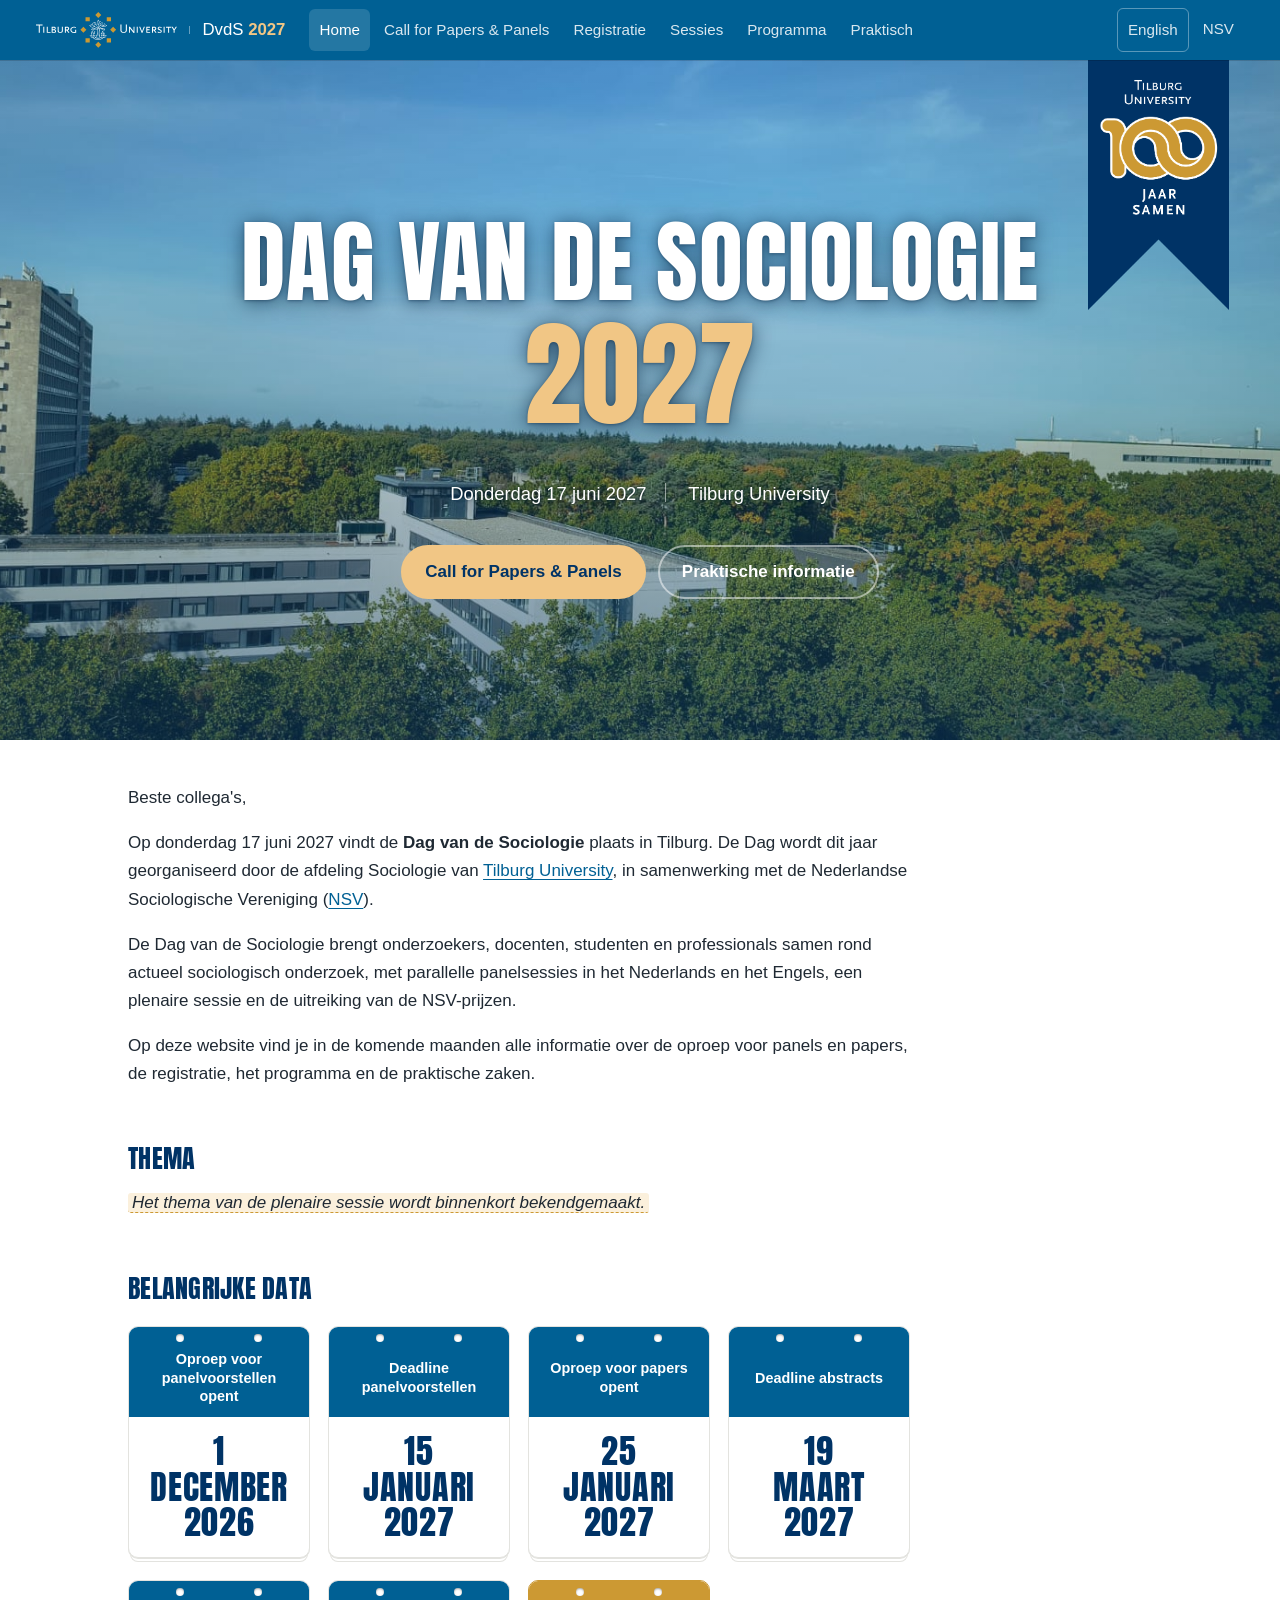
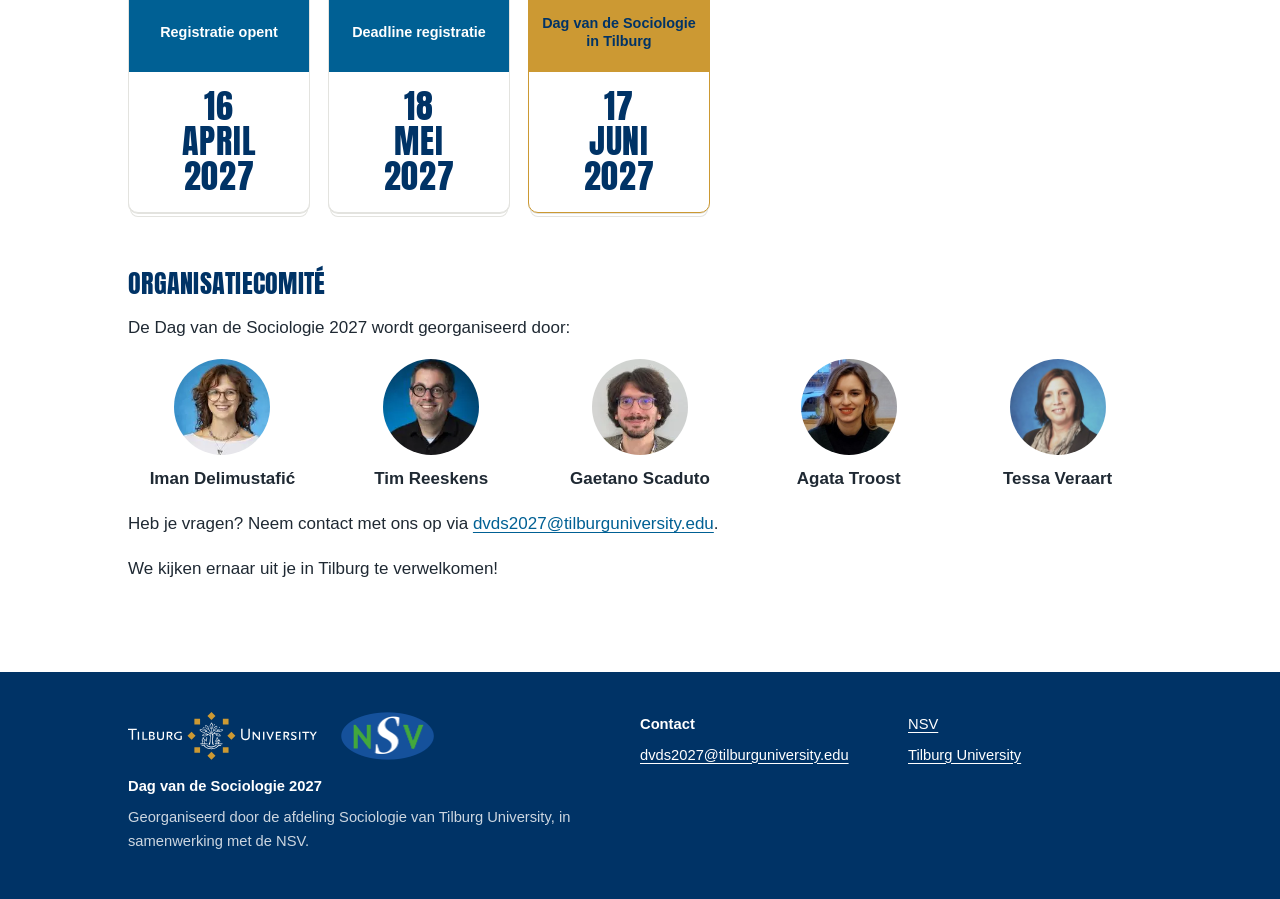
<file: index.html>
<!doctype html>
<html lang="nl" data-page="home">
<head>
  <meta charset="utf-8">
  <meta name="viewport" content="width=device-width, initial-scale=1">
  <title>Dag van de Sociologie 2027 – Tilburg</title>
  <meta name="description" content="De Dag van de Sociologie 2027 vindt plaats aan Tilburg University, georganiseerd met de NSV.">
  <link rel="alternate" hreflang="en" href="https://dvds2027.nl/en/">
  <link rel="icon" href="assets/img/favicon.svg" type="image/svg+xml">
  <link rel="preconnect" href="https://fonts.googleapis.com">
  <link rel="preconnect" href="https://fonts.gstatic.com" crossorigin>
  <link href="https://fonts.googleapis.com/css2?family=Anton&display=swap" rel="stylesheet">
  <link rel="stylesheet" href="assets/style.css">
  <script src="assets/site.js" defer></script>
</head>
<body>
<header id="site-header"></header>

<main>
  <section class="hero">
    <div class="wrap">
      <h1>Dag van de Sociologie <span class="year">2027</span></h1>
      <ul class="hero-meta">
        <li>
          <span>Donderdag 17 juni 2027</span>
        </li>
        <li>
          <span>Tilburg University</span>
        </li>
      </ul>
      <div class="btn-row">
        <a class="btn" href="oproep.html">Call for Papers &amp; Panels</a>
        <a class="btn ghost" href="praktisch.html">Praktische informatie</a>
      </div>
    </div>
  </section>

  <div class="content">
    <div class="wrap">
      <div class="prose">
        <p>Beste collega's,</p>
        <p>Op donderdag 17 juni 2027 vindt de <strong>Dag van de Sociologie</strong> plaats in Tilburg. De Dag wordt dit jaar georganiseerd door de afdeling Sociologie van <a href="https://www.tilburguniversity.edu/" target="_blank" rel="noopener">Tilburg University</a>, in samenwerking met de Nederlandse Sociologische Vereniging (<a href="https://www.nsv-sociologie.nl/" target="_blank" rel="noopener">NSV</a>).</p>
        <p>De Dag van de Sociologie brengt onderzoekers, docenten, studenten en professionals samen rond actueel sociologisch onderzoek, met parallelle panelsessies in het Nederlands en het Engels, een plenaire sessie en de uitreiking van de NSV-prijzen.</p>
        <p>Op deze website vind je in de komende maanden alle informatie over de oproep voor panels en papers, de registratie, het programma en de praktische zaken.</p>

        <h2>Thema</h2>
        <p><span class="tbd">Het thema van de plenaire sessie wordt binnenkort bekendgemaakt.</span></p>

        <h2>Belangrijke data</h2>
        <ol class="calendar">
          <li class="cal">
            <span class="cal-label">Oproep voor panelvoorstellen opent</span>
            <span class="cal-day">1</span>
            <span class="cal-month">december</span>
            <span class="cal-year">2026</span>
          </li>
          <li class="cal">
            <span class="cal-label">Deadline panelvoorstellen</span>
            <span class="cal-day">15</span>
            <span class="cal-month">januari</span>
            <span class="cal-year">2027</span>
          </li>
          <li class="cal">
            <span class="cal-label">Oproep voor papers opent</span>
            <span class="cal-day">25</span>
            <span class="cal-month">januari</span>
            <span class="cal-year">2027</span>
          </li>
          <li class="cal">
            <span class="cal-label">Deadline abstracts</span>
            <span class="cal-day">19</span>
            <span class="cal-month">maart</span>
            <span class="cal-year">2027</span>
          </li>
          <li class="cal">
            <span class="cal-label">Registratie opent</span>
            <span class="cal-day">16</span>
            <span class="cal-month">april</span>
            <span class="cal-year">2027</span>
          </li>
          <li class="cal">
            <span class="cal-label">Deadline registratie</span>
            <span class="cal-day">18</span>
            <span class="cal-month">mei</span>
            <span class="cal-year">2027</span>
          </li>
          <li class="cal cal-main">
            <span class="cal-label">Dag van de Sociologie in Tilburg</span>
            <span class="cal-day">17</span>
            <span class="cal-month">juni</span>
            <span class="cal-year">2027</span>
          </li>
        </ol>

        <h2>Organisatiecomité</h2>
        <p>De Dag van de Sociologie 2027 wordt georganiseerd door:</p>
      </div>

      <div class="people">
        <div class="person"><img class="photo" src="assets/img/committee/delimustafic.webp" alt="Iman Delimustafić" width="96" height="96"><p class="name">Iman Delimustafić</p></div>
        <div class="person"><img class="photo" src="assets/img/committee/reeskens.webp" alt="Tim Reeskens" width="96" height="96"><p class="name">Tim Reeskens</p></div>
        <div class="person"><img class="photo" src="assets/img/committee/scaduto.webp" alt="Gaetano Scaduto" width="96" height="96"><p class="name">Gaetano Scaduto</p></div>
        <div class="person"><img class="photo" src="assets/img/committee/troost.jpg" alt="Agata Troost" width="96" height="96"><p class="name">Agata Troost</p></div>
        <div class="person"><img class="photo" src="assets/img/committee/veraart.jpg" alt="Tessa Veraart" width="96" height="96"><p class="name">Tessa Veraart</p></div>
      </div>

      <div class="prose">

        <p>Heb je vragen? Neem contact met ons op via <a data-contact-email></a>.</p>
        <p>We kijken ernaar uit je in Tilburg te verwelkomen!</p>
      </div>
    </div>
  </div>
</main>

<footer id="site-footer"></footer>
</body>
</html>
</file>
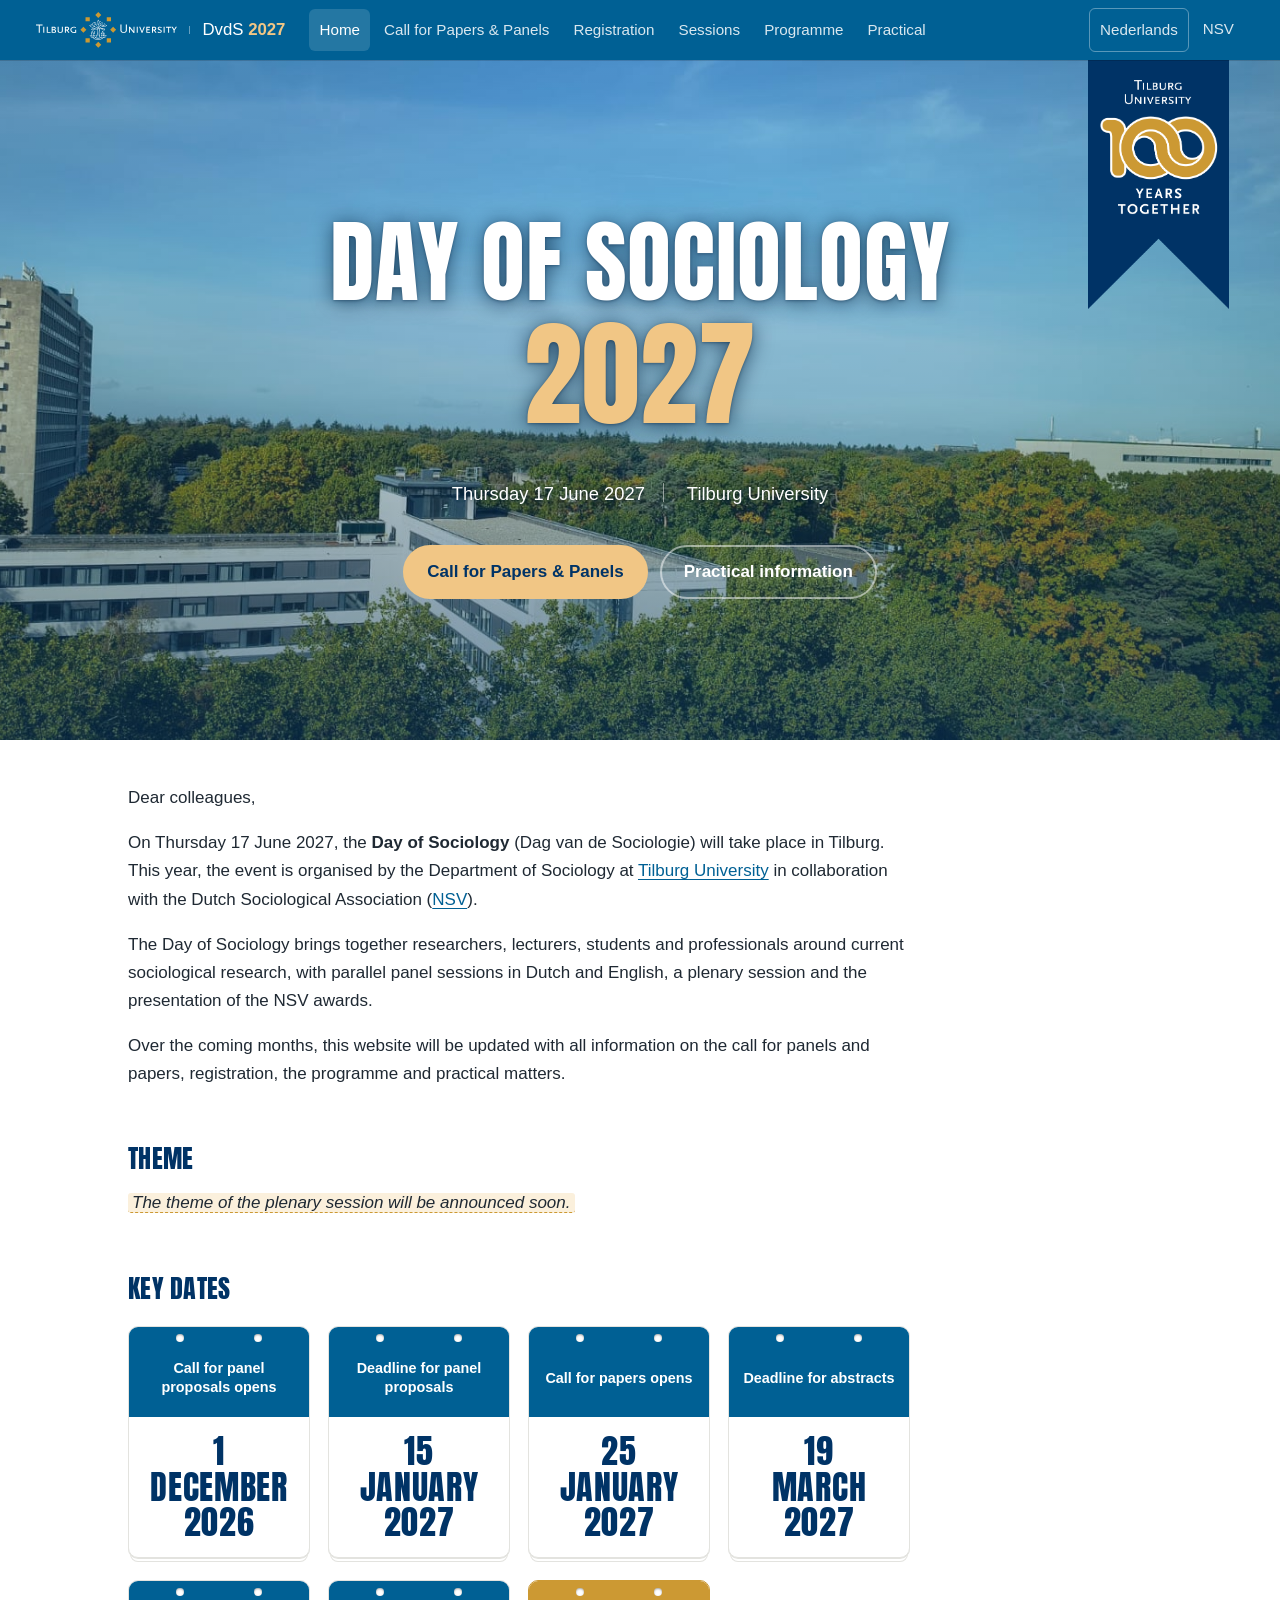
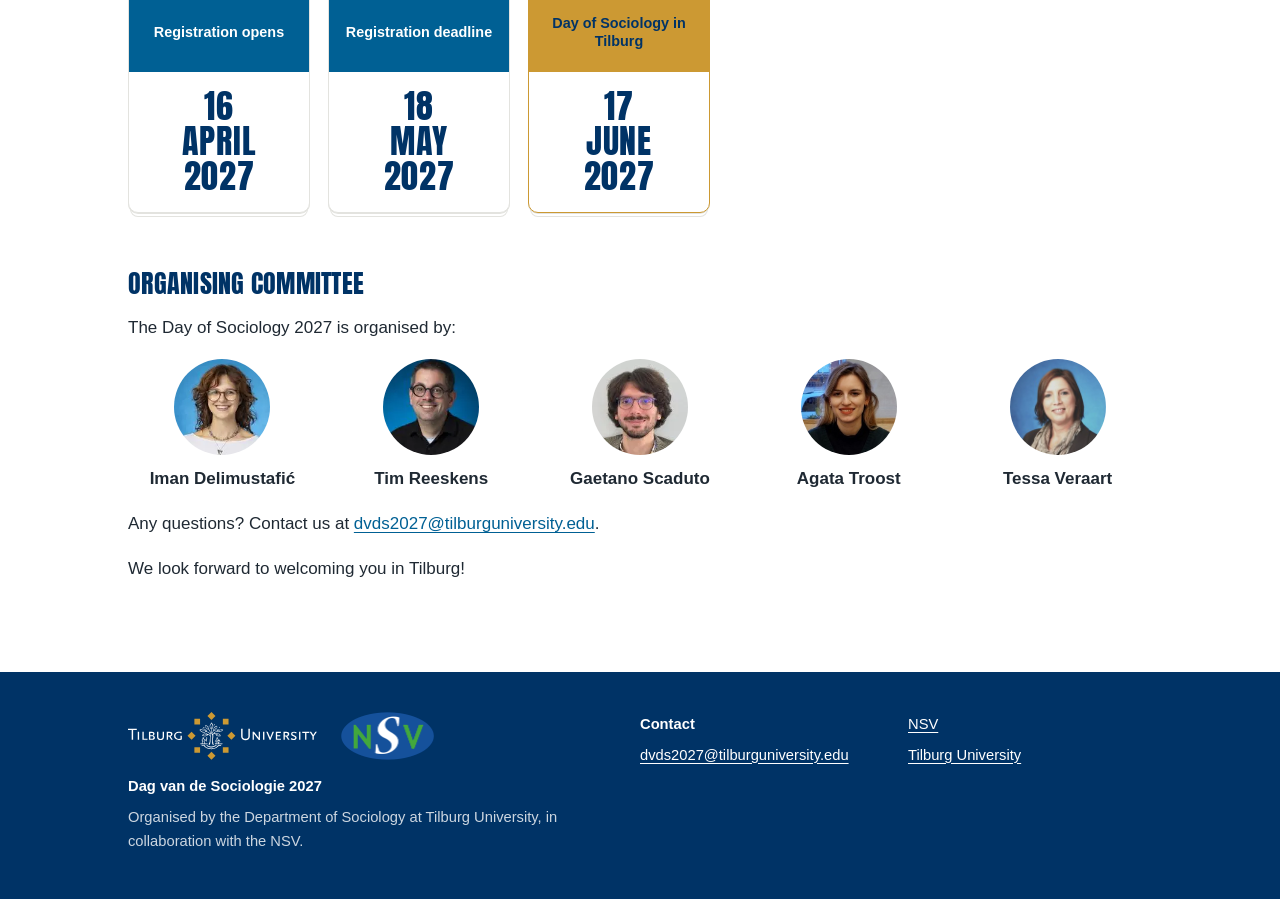
<file: en/index.html>
<!doctype html>
<html lang="en" data-page="home">
<head>
  <meta charset="utf-8">
  <meta name="viewport" content="width=device-width, initial-scale=1">
  <title>Day of Sociology 2027 – Tilburg</title>
  <meta name="description" content="The Dag van de Sociologie (Day of Sociology) 2027 takes place at Tilburg University, organised with the NSV.">
  <link rel="alternate" hreflang="nl" href="https://dvds2027.nl/">
  <link rel="icon" href="../assets/img/favicon.svg" type="image/svg+xml">
  <link rel="preconnect" href="https://fonts.googleapis.com">
  <link rel="preconnect" href="https://fonts.gstatic.com" crossorigin>
  <link href="https://fonts.googleapis.com/css2?family=Anton&display=swap" rel="stylesheet">
  <link rel="stylesheet" href="../assets/style.css">
  <script src="../assets/site.js" defer></script>
</head>
<body>
<header id="site-header"></header>

<main>
  <section class="hero">
    <div class="wrap">
      <h1>Day of Sociology <span class="year">2027</span></h1>
      <ul class="hero-meta">
        <li>
          <span>Thursday 17 June 2027</span>
        </li>
        <li>
          <span>Tilburg University</span>
        </li>
      </ul>
      <div class="btn-row">
        <a class="btn" href="call.html">Call for Papers &amp; Panels</a>
        <a class="btn ghost" href="practical.html">Practical information</a>
      </div>
    </div>
  </section>

  <div class="content">
    <div class="wrap">
      <div class="prose">
        <p>Dear colleagues,</p>
        <p>On Thursday 17 June 2027, the <strong>Day of Sociology</strong> (Dag van de Sociologie) will take place in Tilburg. This year, the event is organised by the Department of Sociology at <a href="https://www.tilburguniversity.edu/" target="_blank" rel="noopener">Tilburg University</a> in collaboration with the Dutch Sociological Association (<a href="https://www.nsv-sociologie.nl/" target="_blank" rel="noopener">NSV</a>).</p>
        <p>The Day of Sociology brings together researchers, lecturers, students and professionals around current sociological research, with parallel panel sessions in Dutch and English, a plenary session and the presentation of the NSV awards.</p>
        <p>Over the coming months, this website will be updated with all information on the call for panels and papers, registration, the programme and practical matters.</p>

        <h2>Theme</h2>
        <p><span class="tbd">The theme of the plenary session will be announced soon.</span></p>

        <h2>Key dates</h2>
        <ol class="calendar">
          <li class="cal">
            <span class="cal-label">Call for panel proposals opens</span>
            <span class="cal-day">1</span>
            <span class="cal-month">December</span>
            <span class="cal-year">2026</span>
          </li>
          <li class="cal">
            <span class="cal-label">Deadline for panel proposals</span>
            <span class="cal-day">15</span>
            <span class="cal-month">January</span>
            <span class="cal-year">2027</span>
          </li>
          <li class="cal">
            <span class="cal-label">Call for papers opens</span>
            <span class="cal-day">25</span>
            <span class="cal-month">January</span>
            <span class="cal-year">2027</span>
          </li>
          <li class="cal">
            <span class="cal-label">Deadline for abstracts</span>
            <span class="cal-day">19</span>
            <span class="cal-month">March</span>
            <span class="cal-year">2027</span>
          </li>
          <li class="cal">
            <span class="cal-label">Registration opens</span>
            <span class="cal-day">16</span>
            <span class="cal-month">April</span>
            <span class="cal-year">2027</span>
          </li>
          <li class="cal">
            <span class="cal-label">Registration deadline</span>
            <span class="cal-day">18</span>
            <span class="cal-month">May</span>
            <span class="cal-year">2027</span>
          </li>
          <li class="cal cal-main">
            <span class="cal-label">Day of Sociology in Tilburg</span>
            <span class="cal-day">17</span>
            <span class="cal-month">June</span>
            <span class="cal-year">2027</span>
          </li>
        </ol>

        <h2>Organising committee</h2>
        <p>The Day of Sociology 2027 is organised by:</p>
      </div>

      <div class="people">
        <div class="person"><img class="photo" src="../assets/img/committee/delimustafic.webp" alt="Iman Delimustafić" width="96" height="96"><p class="name">Iman Delimustafić</p></div>
        <div class="person"><img class="photo" src="../assets/img/committee/reeskens.webp" alt="Tim Reeskens" width="96" height="96"><p class="name">Tim Reeskens</p></div>
        <div class="person"><img class="photo" src="../assets/img/committee/scaduto.webp" alt="Gaetano Scaduto" width="96" height="96"><p class="name">Gaetano Scaduto</p></div>
        <div class="person"><img class="photo" src="../assets/img/committee/troost.jpg" alt="Agata Troost" width="96" height="96"><p class="name">Agata Troost</p></div>
        <div class="person"><img class="photo" src="../assets/img/committee/veraart.jpg" alt="Tessa Veraart" width="96" height="96"><p class="name">Tessa Veraart</p></div>
      </div>

      <div class="prose">

        <p>Any questions? Contact us at <a data-contact-email></a>.</p>
        <p>We look forward to welcoming you in Tilburg!</p>
      </div>
    </div>
  </div>
</main>

<footer id="site-footer"></footer>
</body>
</html>
</file>
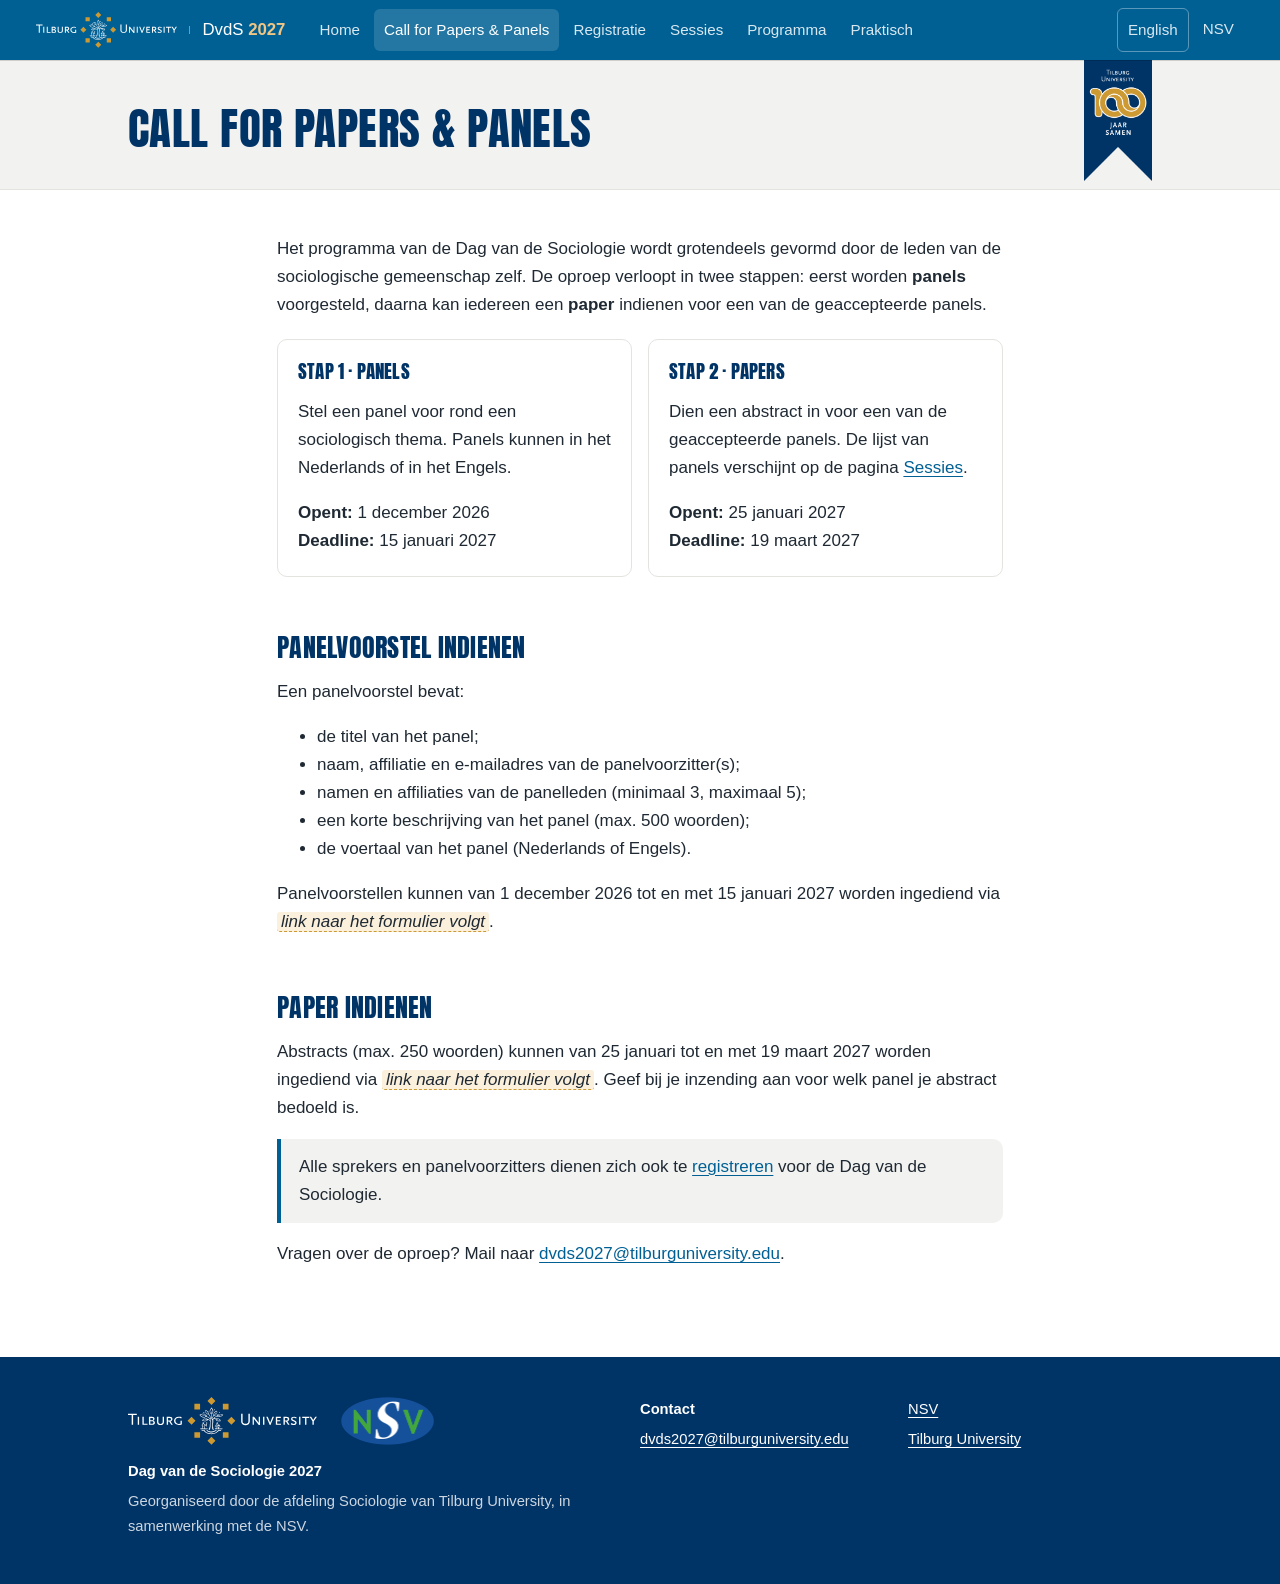
<file: oproep.html>
<!doctype html>
<html lang="nl" data-page="call">
<head>
  <meta charset="utf-8">
  <meta name="viewport" content="width=device-width, initial-scale=1">
  <title>Call for Papers & Panels – Dag van de Sociologie 2027</title>
  <meta name="description" content="Oproep voor panels en papers voor de Dag van de Sociologie 2027 in Tilburg.">
  <link rel="alternate" hreflang="en" href="https://dvds2027.nl/en/call.html">
  <link rel="icon" href="assets/img/favicon.svg" type="image/svg+xml">
  <link rel="preconnect" href="https://fonts.googleapis.com">
  <link rel="preconnect" href="https://fonts.gstatic.com" crossorigin>
  <link href="https://fonts.googleapis.com/css2?family=Anton&display=swap" rel="stylesheet">
  <link rel="stylesheet" href="assets/style.css">
  <script src="assets/site.js" defer></script>
</head>
<body>
<header id="site-header"></header>

<main>
  <section class="page-head">
    <div class="wrap">
      <h1>Call for Papers &amp; Panels</h1>
    </div>
  </section>

  <div class="content">
    <div class="wrap prose">
      <p>Het programma van de Dag van de Sociologie wordt grotendeels gevormd door de leden van de sociologische gemeenschap zelf. De oproep verloopt in twee stappen: eerst worden <strong>panels</strong> voorgesteld, daarna kan iedereen een <strong>paper</strong> indienen voor een van de geaccepteerde panels.</p>

      <div class="cards">
        <div class="card">
          <h3>Stap 1 · Panels</h3>
          <p>Stel een panel voor rond een sociologisch thema. Panels kunnen in het Nederlands of in het Engels.</p>
          <p><strong>Opent:</strong> 1 december 2026<br><strong>Deadline:</strong> 15 januari 2027</p>
        </div>
        <div class="card">
          <h3>Stap 2 · Papers</h3>
          <p>Dien een abstract in voor een van de geaccepteerde panels. De lijst van panels verschijnt op de pagina <a href="sessies.html">Sessies</a>.</p>
          <p><strong>Opent:</strong> 25 januari 2027<br><strong>Deadline:</strong> 19 maart 2027</p>
        </div>
      </div>

      <h2>Panelvoorstel indienen</h2>
      <p>Een panelvoorstel bevat:</p>
      <ul>
        <li>de titel van het panel;</li>
        <li>naam, affiliatie en e-mailadres van de panelvoorzitter(s);</li>
        <li>namen en affiliaties van de panelleden (minimaal 3, maximaal 5);</li>
        <li>een korte beschrijving van het panel (max. 500 woorden);</li>
        <li>de voertaal van het panel (Nederlands of Engels).</li>
      </ul>
      <p>Panelvoorstellen kunnen van 1 december 2026 tot en met 15 januari 2027 worden ingediend via <span class="tbd">link naar het formulier volgt</span>.</p>

      <h2>Paper indienen</h2>
      <p>Abstracts (max. 250 woorden) kunnen van 25 januari tot en met 19 maart 2027 worden ingediend via <span class="tbd">link naar het formulier volgt</span>. Geef bij je inzending aan voor welk panel je abstract bedoeld is.</p>

      <p class="note">Alle sprekers en panelvoorzitters dienen zich ook te <a href="registratie.html">registreren</a> voor de Dag van de Sociologie.</p>

      <p>Vragen over de oproep? Mail naar <a data-contact-email></a>.</p>
    </div>
  </div>
</main>

<footer id="site-footer"></footer>
</body>
</html>
</file>
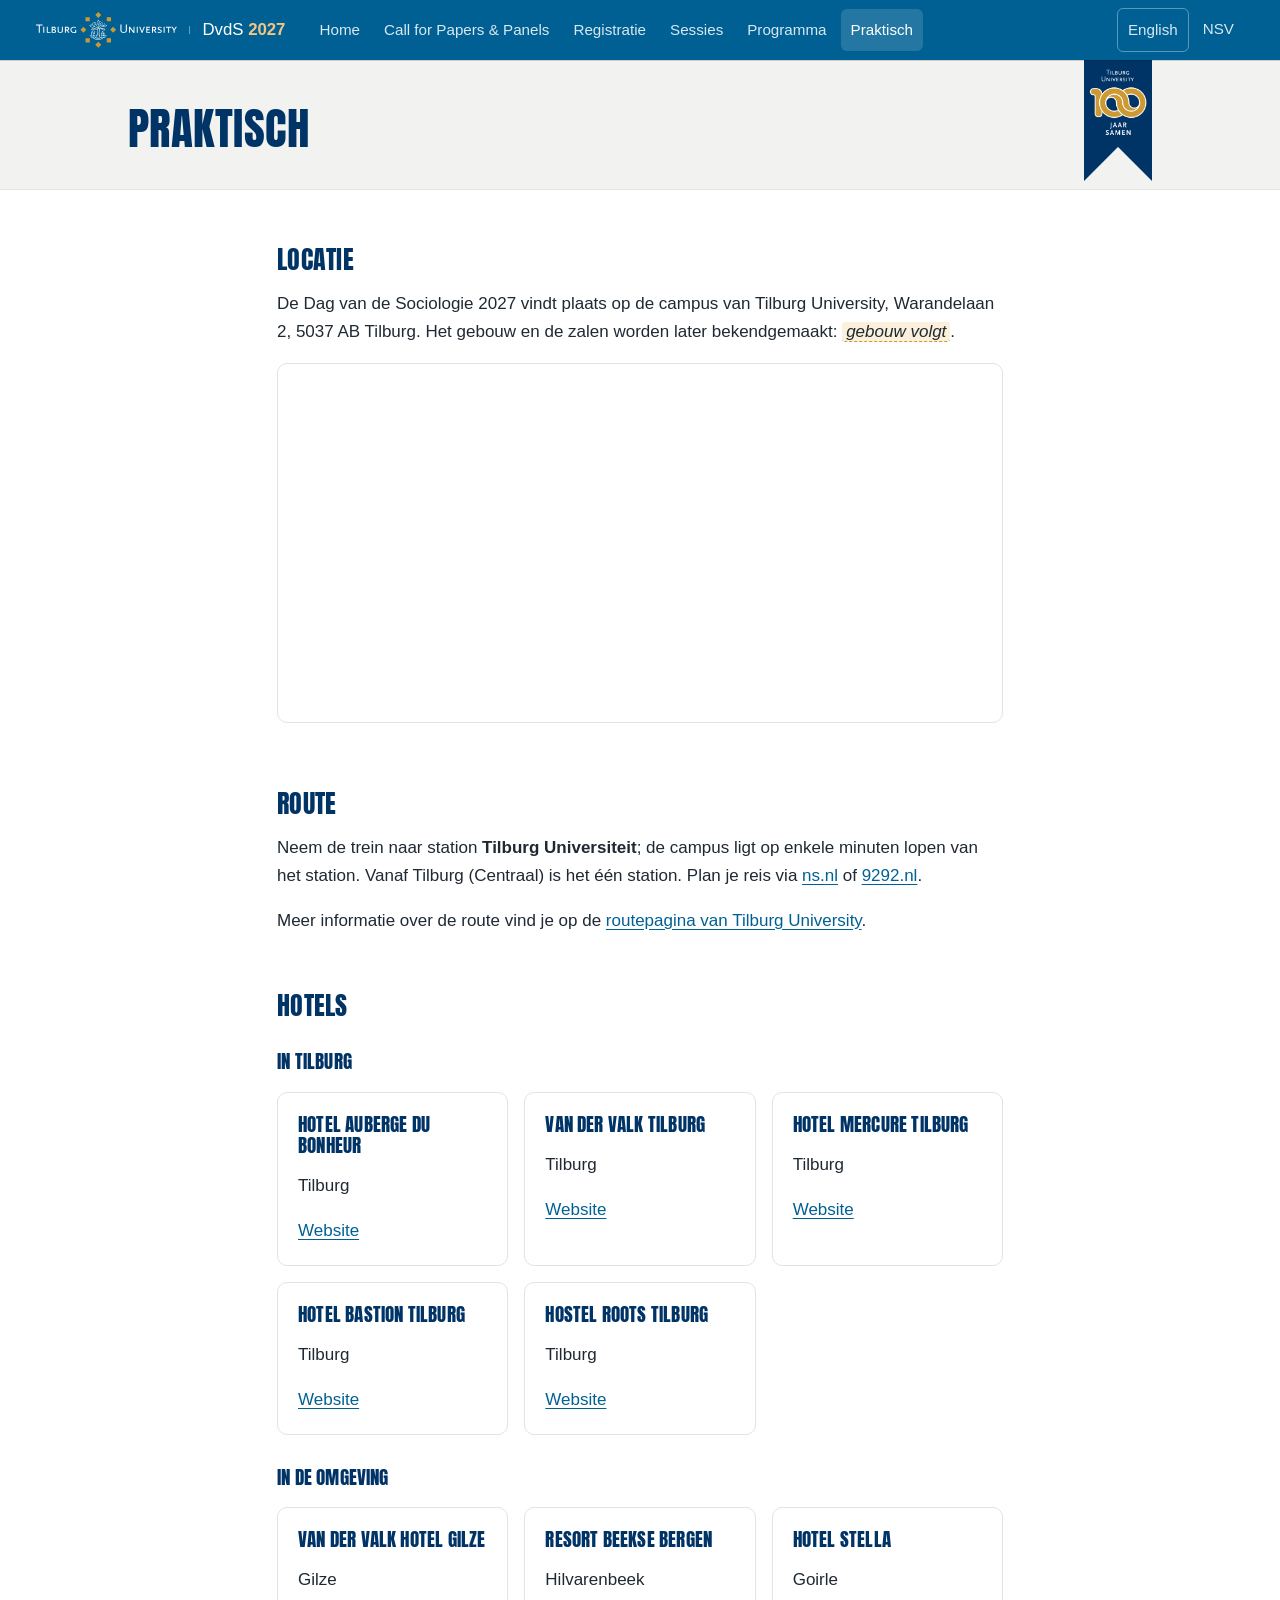
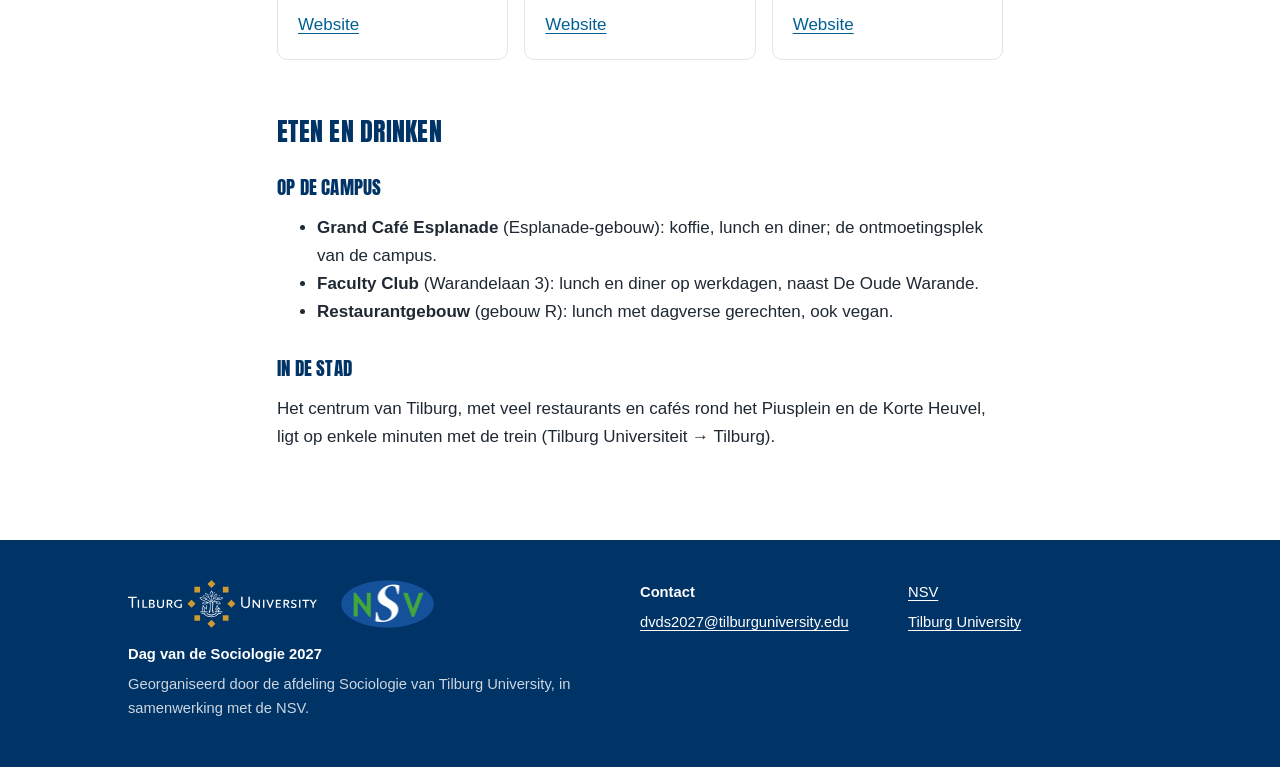
<file: praktisch.html>
<!doctype html>
<html lang="nl" data-page="practical">
<head>
  <meta charset="utf-8">
  <meta name="viewport" content="width=device-width, initial-scale=1">
  <title>Praktisch – Dag van de Sociologie 2027</title>
  <meta name="description" content="Route, locatie en praktische informatie voor de Dag van de Sociologie 2027 aan Tilburg University.">
  <link rel="alternate" hreflang="en" href="https://dvds2027.nl/en/practical.html">
  <link rel="icon" href="assets/img/favicon.svg" type="image/svg+xml">
  <link rel="preconnect" href="https://fonts.googleapis.com">
  <link rel="preconnect" href="https://fonts.gstatic.com" crossorigin>
  <link href="https://fonts.googleapis.com/css2?family=Anton&display=swap" rel="stylesheet">
  <link rel="stylesheet" href="assets/style.css">
  <script src="assets/site.js" defer></script>
</head>
<body>
<header id="site-header"></header>

<main>
  <section class="page-head">
    <div class="wrap">
      <h1>Praktisch</h1>
    </div>
  </section>

  <div class="content">
    <div class="wrap prose">
      <h2>Locatie</h2>
      <p>De Dag van de Sociologie 2027 vindt plaats op de campus van Tilburg University, Warandelaan 2, 5037 AB Tilburg. Het gebouw en de zalen worden later bekendgemaakt: <span class="tbd">gebouw volgt</span>.</p>
      <iframe class="map" title="Kaart van de campus van Tilburg University"
        src="https://www.openstreetmap.org/export/embed.html?bbox=5.0300%2C51.5585%2C5.0540%2C51.5690&amp;layer=mapnik&amp;marker=51.5637%2C5.0420"
        loading="lazy"></iframe>

      <h2>Route</h2>
      <p>Neem de trein naar station <strong>Tilburg Universiteit</strong>; de campus ligt op enkele minuten lopen van het station. Vanaf Tilburg (Centraal) is het één station. Plan je reis via <a href="https://www.ns.nl/" target="_blank" rel="noopener">ns.nl</a> of <a href="https://9292.nl/" target="_blank" rel="noopener">9292.nl</a>.</p>
      <p>Meer informatie over de route vind je op de <a href="https://www.tilburguniversity.edu/contact/route" target="_blank" rel="noopener">routepagina van Tilburg University</a>.</p>

      <h2>Hotels</h2>
      <h3>In Tilburg</h3>
      <div class="cards">
        <div class="card">
          <h3>Hotel Auberge du Bonheur</h3>
          <p>Tilburg</p>
          <p><a href="https://aubergedubonheur.nl/" target="_blank" rel="noopener">Website</a></p>
        </div>
        <div class="card">
          <h3>Van der Valk Tilburg</h3>
          <p>Tilburg</p>
          <p><a href="https://www.hoteltilburg.nl/" target="_blank" rel="noopener">Website</a></p>
        </div>
        <div class="card">
          <h3>Hotel Mercure Tilburg</h3>
          <p>Tilburg</p>
          <p><a href="https://mercure-tilburg.nl/" target="_blank" rel="noopener">Website</a></p>
        </div>
        <div class="card">
          <h3>Hotel Bastion Tilburg</h3>
          <p>Tilburg</p>
          <p><a href="https://www.bastionhotels.com/en-gb/hotels/hotel-tilburg" target="_blank" rel="noopener">Website</a></p>
        </div>
        <div class="card">
          <h3>Hostel Roots Tilburg</h3>
          <p>Tilburg</p>
          <p><a href="https://www.hostelroots.nl/" target="_blank" rel="noopener">Website</a></p>
        </div>
      </div>
      <h3>In de omgeving</h3>
      <div class="cards">
        <div class="card">
          <h3>Van der Valk Hotel Gilze</h3>
          <p>Gilze</p>
          <p><a href="https://www.hotelgilzetilburg.nl/" target="_blank" rel="noopener">Website</a></p>
        </div>
        <div class="card">
          <h3>Resort Beekse Bergen</h3>
          <p>Hilvarenbeek</p>
          <p><a href="https://www.beeksebergen.nl/overnachten/accommodaties/hotelkamers" target="_blank" rel="noopener">Website</a></p>
        </div>
        <div class="card">
          <h3>Hotel Stella</h3>
          <p>Goirle</p>
          <p><a href="https://www.stellasuites.nl/" target="_blank" rel="noopener">Website</a></p>
        </div>
      </div>

      <h2>Eten en drinken</h2>
      <h3>Op de campus</h3>
      <ul>
        <li><strong>Grand Café Esplanade</strong> (Esplanade-gebouw): koffie, lunch en diner; de ontmoetingsplek van de campus.</li>
        <li><strong>Faculty Club</strong> (Warandelaan 3): lunch en diner op werkdagen, naast De Oude Warande.</li>
        <li><strong>Restaurantgebouw</strong> (gebouw R): lunch met dagverse gerechten, ook vegan.</li>
      </ul>
      <h3>In de stad</h3>
      <p>Het centrum van Tilburg, met veel restaurants en cafés rond het Piusplein en de Korte Heuvel, ligt op enkele minuten met de trein (Tilburg Universiteit → Tilburg).</p>
    </div>
  </div>
</main>

<footer id="site-footer"></footer>
</body>
</html>
</file>
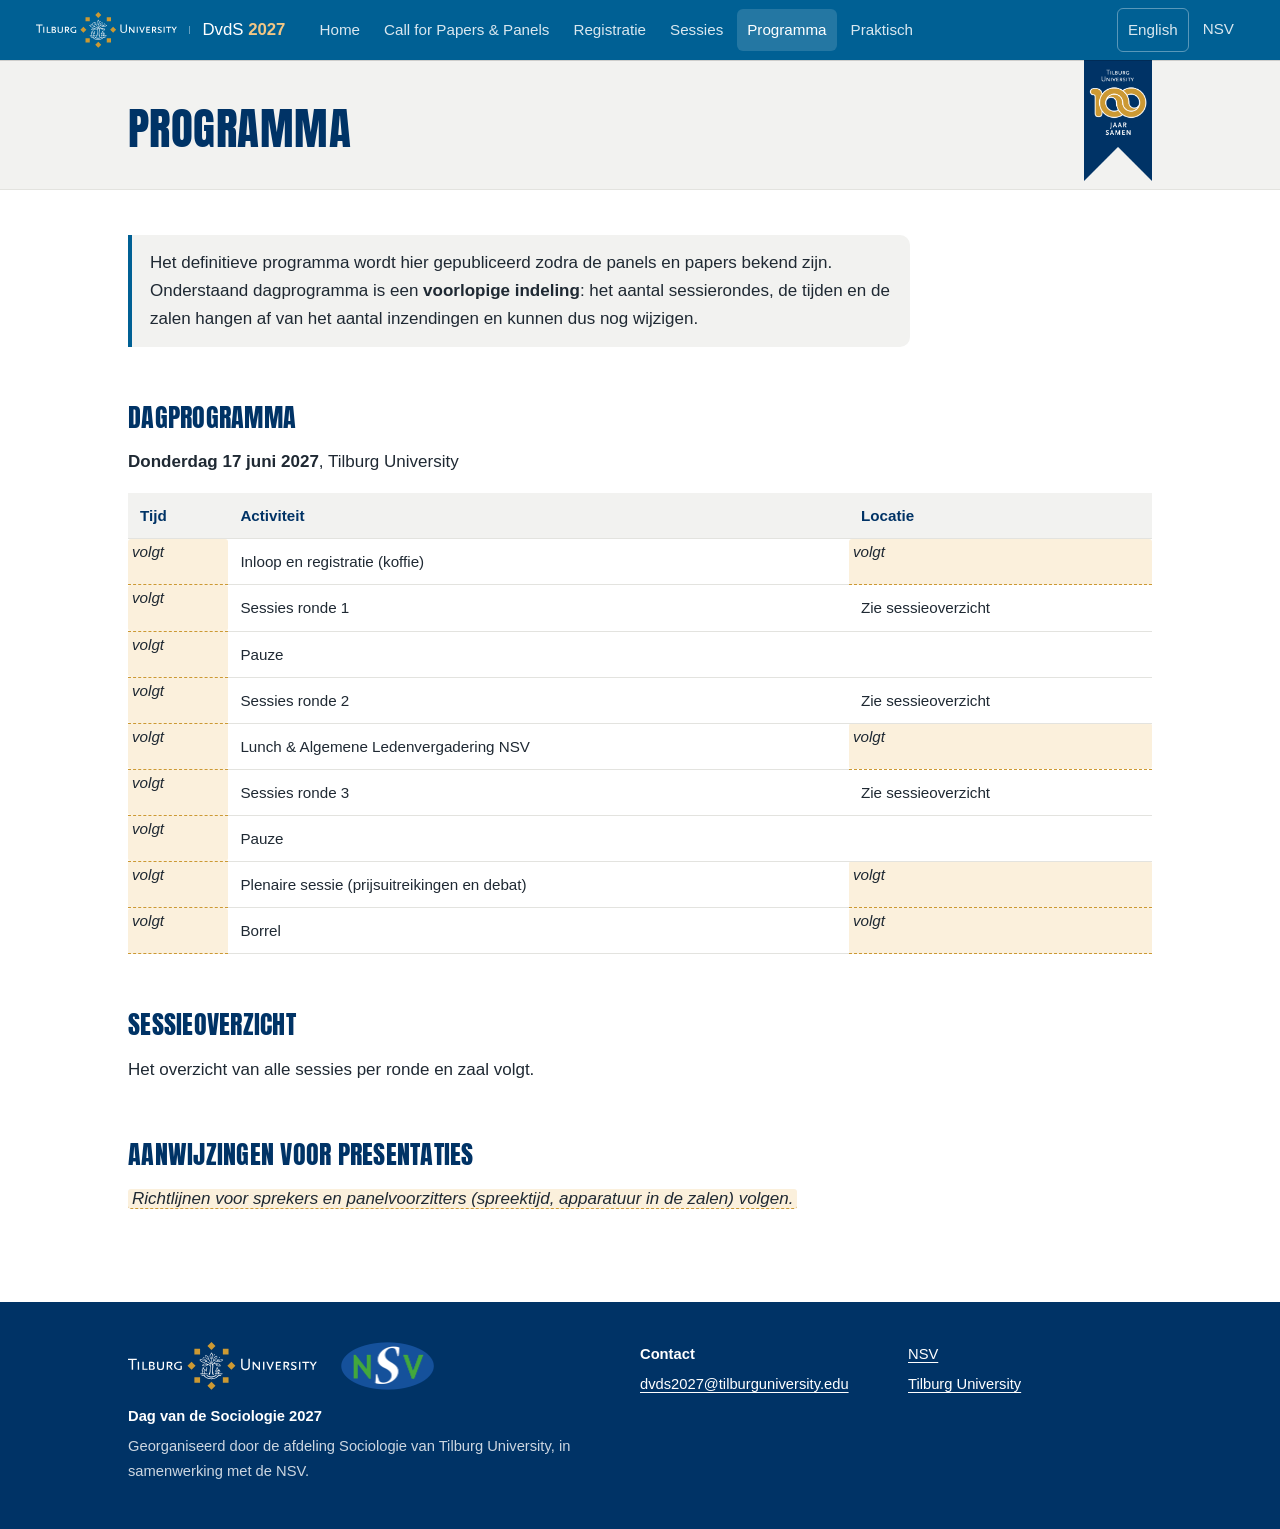
<file: programma.html>
<!doctype html>
<html lang="nl" data-page="programme">
<head>
  <meta charset="utf-8">
  <meta name="viewport" content="width=device-width, initial-scale=1">
  <title>Programma – Dag van de Sociologie 2027</title>
  <meta name="description" content="Dagprogramma en sessieoverzicht van de Dag van de Sociologie 2027.">
  <link rel="alternate" hreflang="en" href="https://dvds2027.nl/en/programme.html">
  <link rel="icon" href="assets/img/favicon.svg" type="image/svg+xml">
  <link rel="preconnect" href="https://fonts.googleapis.com">
  <link rel="preconnect" href="https://fonts.gstatic.com" crossorigin>
  <link href="https://fonts.googleapis.com/css2?family=Anton&display=swap" rel="stylesheet">
  <link rel="stylesheet" href="assets/style.css">
  <script src="assets/site.js" defer></script>
</head>
<body>
<header id="site-header"></header>

<main>
  <section class="page-head">
    <div class="wrap">
      <h1>Programma</h1>
    </div>
  </section>

  <div class="content">
    <div class="wrap">
      <p class="note prose">Het definitieve programma wordt hier gepubliceerd zodra de panels en papers bekend zijn. Onderstaand dagprogramma is een <strong>voorlopige indeling</strong>: het aantal sessierondes, de tijden en de zalen hangen af van het aantal inzendingen en kunnen dus nog wijzigen.</p>

      <h2>Dagprogramma</h2>
      <p class="prose"><strong>Donderdag 17 juni 2027</strong>, Tilburg University</p>
      <div class="table-wrap">
        <table>
          <thead><tr><th>Tijd</th><th>Activiteit</th><th>Locatie</th></tr></thead>
          <tbody>
            <tr><td class="tbd">volgt</td><td>Inloop en registratie (koffie)</td><td class="tbd">volgt</td></tr>
            <tr><td class="tbd">volgt</td><td>Sessies ronde 1</td><td>Zie sessieoverzicht</td></tr>
            <tr><td class="tbd">volgt</td><td>Pauze</td><td></td></tr>
            <tr><td class="tbd">volgt</td><td>Sessies ronde 2</td><td>Zie sessieoverzicht</td></tr>
            <tr><td class="tbd">volgt</td><td>Lunch &amp; Algemene Ledenvergadering NSV</td><td class="tbd">volgt</td></tr>
            <tr><td class="tbd">volgt</td><td>Sessies ronde 3</td><td>Zie sessieoverzicht</td></tr>
            <tr><td class="tbd">volgt</td><td>Pauze</td><td></td></tr>
            <tr><td class="tbd">volgt</td><td>Plenaire sessie (prijsuitreikingen en debat)</td><td class="tbd">volgt</td></tr>
            <tr><td class="tbd">volgt</td><td>Borrel</td><td class="tbd">volgt</td></tr>
          </tbody>
        </table>
      </div>

      <h2>Sessieoverzicht</h2>
      <p class="prose">Het overzicht van alle sessies per ronde en zaal volgt.</p>
      <!--
      Voorbeeld sessieoverzicht:
      <div class="table-wrap"><table>
        <thead><tr><th>Zaal</th><th>Ronde 1</th><th>Ronde 2</th><th>Ronde 3</th></tr></thead>
        <tbody><tr><td>CZ 101</td><td>Panel A (NL)</td><td>Panel B (ENG)</td><td>Panel C (NL)</td></tr></tbody>
      </table></div>
      -->

      <h2>Aanwijzingen voor presentaties</h2>
      <p class="prose"><span class="tbd">Richtlijnen voor sprekers en panelvoorzitters (spreektijd, apparatuur in de zalen) volgen.</span></p>
    </div>
  </div>
</main>

<footer id="site-footer"></footer>
</body>
</html>
</file>
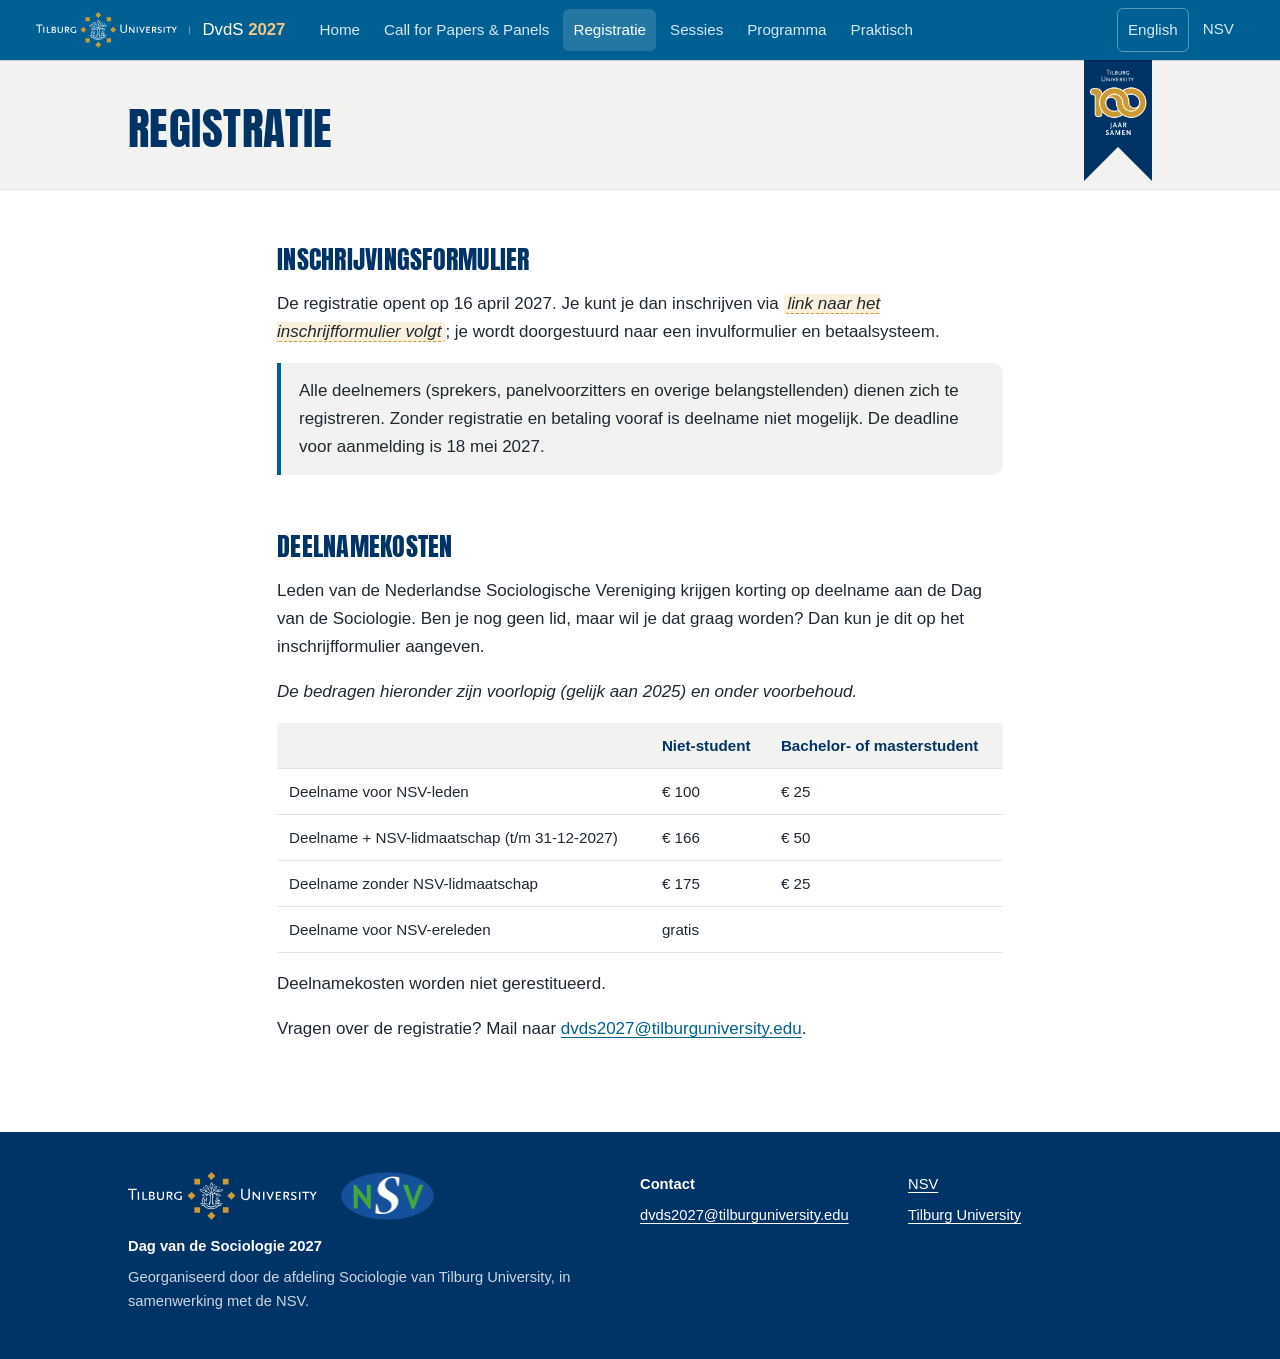
<file: registratie.html>
<!doctype html>
<html lang="nl" data-page="registration">
<head>
  <meta charset="utf-8">
  <meta name="viewport" content="width=device-width, initial-scale=1">
  <title>Registratie – Dag van de Sociologie 2027</title>
  <meta name="description" content="Registratie en deelnamekosten voor de Dag van de Sociologie 2027 in Tilburg.">
  <link rel="alternate" hreflang="en" href="https://dvds2027.nl/en/registration.html">
  <link rel="icon" href="assets/img/favicon.svg" type="image/svg+xml">
  <link rel="preconnect" href="https://fonts.googleapis.com">
  <link rel="preconnect" href="https://fonts.gstatic.com" crossorigin>
  <link href="https://fonts.googleapis.com/css2?family=Anton&display=swap" rel="stylesheet">
  <link rel="stylesheet" href="assets/style.css">
  <script src="assets/site.js" defer></script>
</head>
<body>
<header id="site-header"></header>

<main>
  <section class="page-head">
    <div class="wrap">
      <h1>Registratie</h1>
    </div>
  </section>

  <div class="content">
    <div class="wrap prose">
      <h2>Inschrijvingsformulier</h2>
      <p>De registratie opent op 16 april 2027. Je kunt je dan inschrijven via <span class="tbd">link naar het inschrijfformulier volgt</span>; je wordt doorgestuurd naar een invulformulier en betaalsysteem.</p>
      <p class="note">Alle deelnemers (sprekers, panelvoorzitters en overige belangstellenden) dienen zich te registreren. Zonder registratie en betaling vooraf is deelname niet mogelijk. De deadline voor aanmelding is 18 mei 2027.</p>

      <h2>Deelnamekosten</h2>
      <p>Leden van de Nederlandse Sociologische Vereniging krijgen korting op deelname aan de Dag van de Sociologie. Ben je nog geen lid, maar wil je dat graag worden? Dan kun je dit op het inschrijfformulier aangeven.</p>
      <!-- VOORLOPIG: bedragen van 2025, nog te bevestigen met de NSV -->
      <p><em>De bedragen hieronder zijn voorlopig (gelijk aan 2025) en onder voorbehoud.</em></p>
      <div class="table-wrap">
        <table>
          <thead>
            <tr><th></th><th>Niet-student</th><th>Bachelor- of masterstudent</th></tr>
          </thead>
          <tbody>
            <tr><td>Deelname voor NSV-leden</td><td>€ 100</td><td>€ 25</td></tr>
            <tr><td>Deelname + NSV-lidmaatschap (t/m 31-12-2027)</td><td>€ 166</td><td>€ 50</td></tr>
            <tr><td>Deelname zonder NSV-lidmaatschap</td><td>€ 175</td><td>€ 25</td></tr>
            <tr><td>Deelname voor NSV-ereleden</td><td>gratis</td><td></td></tr>
          </tbody>
        </table>
      </div>
      <p>Deelnamekosten worden niet gerestitueerd.</p>

      <p>Vragen over de registratie? Mail naar <a data-contact-email></a>.</p>
    </div>
  </div>
</main>

<footer id="site-footer"></footer>
</body>
</html>
</file>
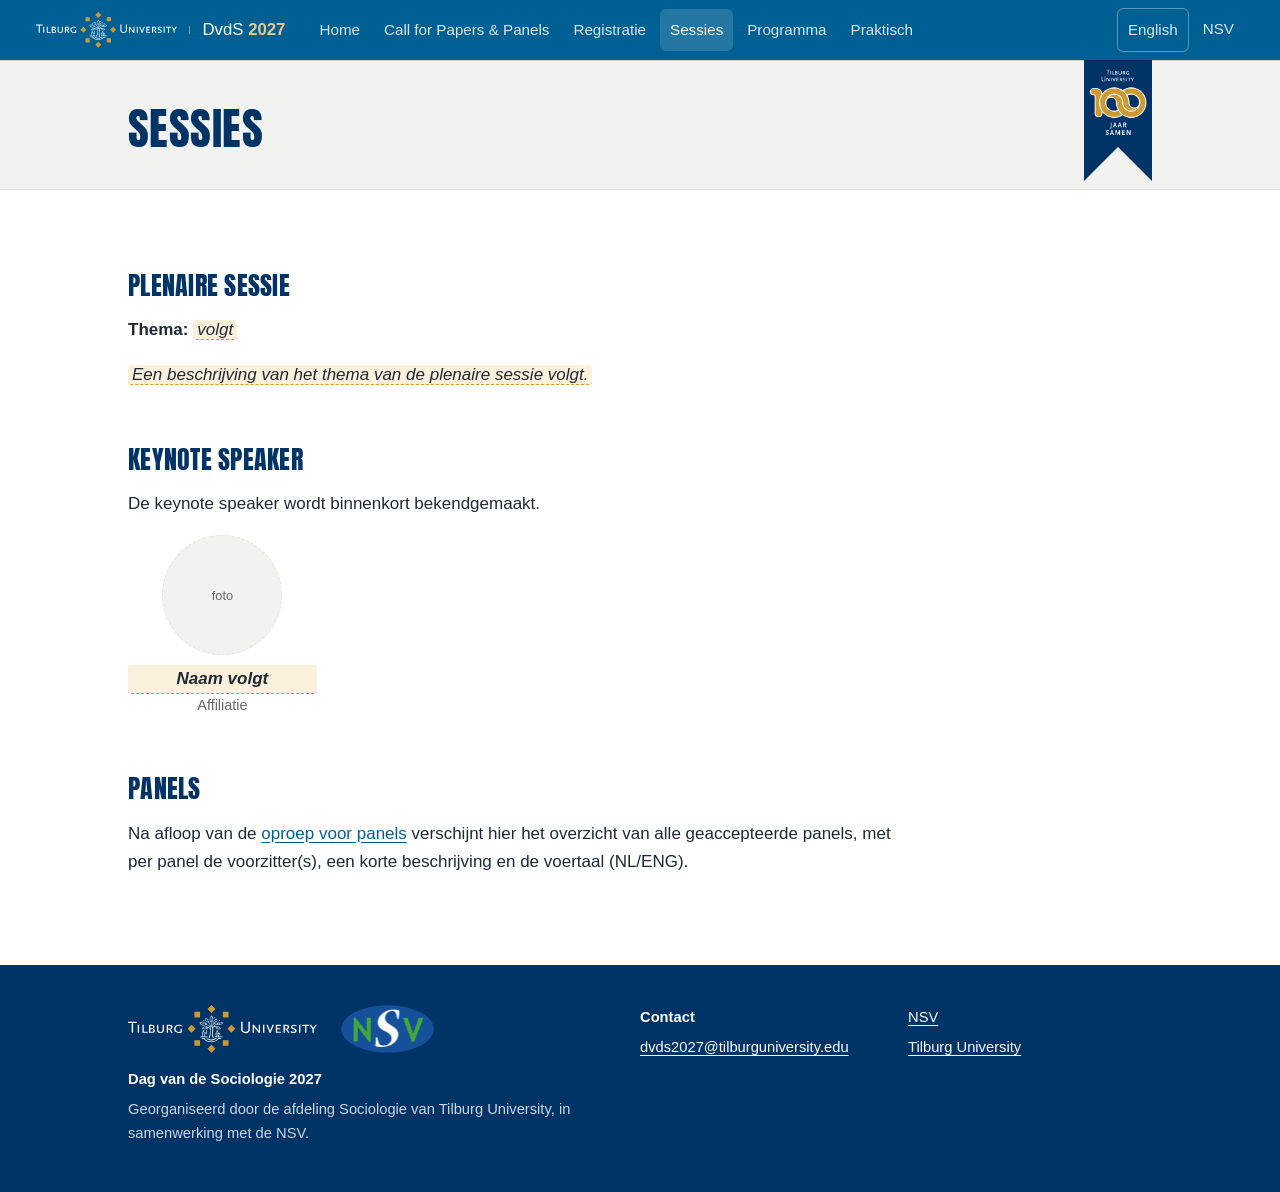
<file: sessies.html>
<!doctype html>
<html lang="nl" data-page="sessions">
<head>
  <meta charset="utf-8">
  <meta name="viewport" content="width=device-width, initial-scale=1">
  <title>Sessies – Dag van de Sociologie 2027</title>
  <meta name="description" content="Plenaire sessie, keynotes en panels van de Dag van de Sociologie 2027.">
  <link rel="alternate" hreflang="en" href="https://dvds2027.nl/en/sessions.html">
  <link rel="icon" href="assets/img/favicon.svg" type="image/svg+xml">
  <link rel="preconnect" href="https://fonts.googleapis.com">
  <link rel="preconnect" href="https://fonts.gstatic.com" crossorigin>
  <link href="https://fonts.googleapis.com/css2?family=Anton&display=swap" rel="stylesheet">
  <link rel="stylesheet" href="assets/style.css">
  <script src="assets/site.js" defer></script>
</head>
<body>
<header id="site-header"></header>

<main>
  <section class="page-head">
    <div class="wrap">
      <h1>Sessies</h1>
    </div>
  </section>

  <div class="content">
    <div class="wrap">
      <div class="prose">
        <h2>Plenaire sessie</h2>
        <p><strong>Thema:</strong> <span class="tbd">volgt</span></p>
        <p><span class="tbd">Een beschrijving van het thema van de plenaire sessie volgt.</span></p>

        <h2>Keynote speaker</h2>
        <p>De keynote speaker wordt binnenkort bekendgemaakt.</p>
      </div>

      <!-- Vervang de placeholders hieronder door foto (assets/img/...), naam en functie. -->
      <div class="people">
        <div class="person">
          <div class="avatar">foto</div>
          <p class="name tbd">Naam volgt</p>
          <p class="role">Affiliatie</p>
        </div>
      </div>

      <div class="prose">
        <h2>Panels</h2>
        <p>Na afloop van de <a href="oproep.html">oproep voor panels</a> verschijnt hier het overzicht van alle geaccepteerde panels, met per panel de voorzitter(s), een korte beschrijving en de voertaal (NL/ENG).</p>
        <!--
        Voorbeeld van een panel-item:
        <h3>Titel van het panel (NL)</h3>
        <p><em>Voorzitter(s): Naam (Universiteit)</em></p>
        <p>Korte beschrijving…</p>
        -->
      </div>
    </div>
  </div>
</main>

<footer id="site-footer"></footer>
</body>
</html>
</file>
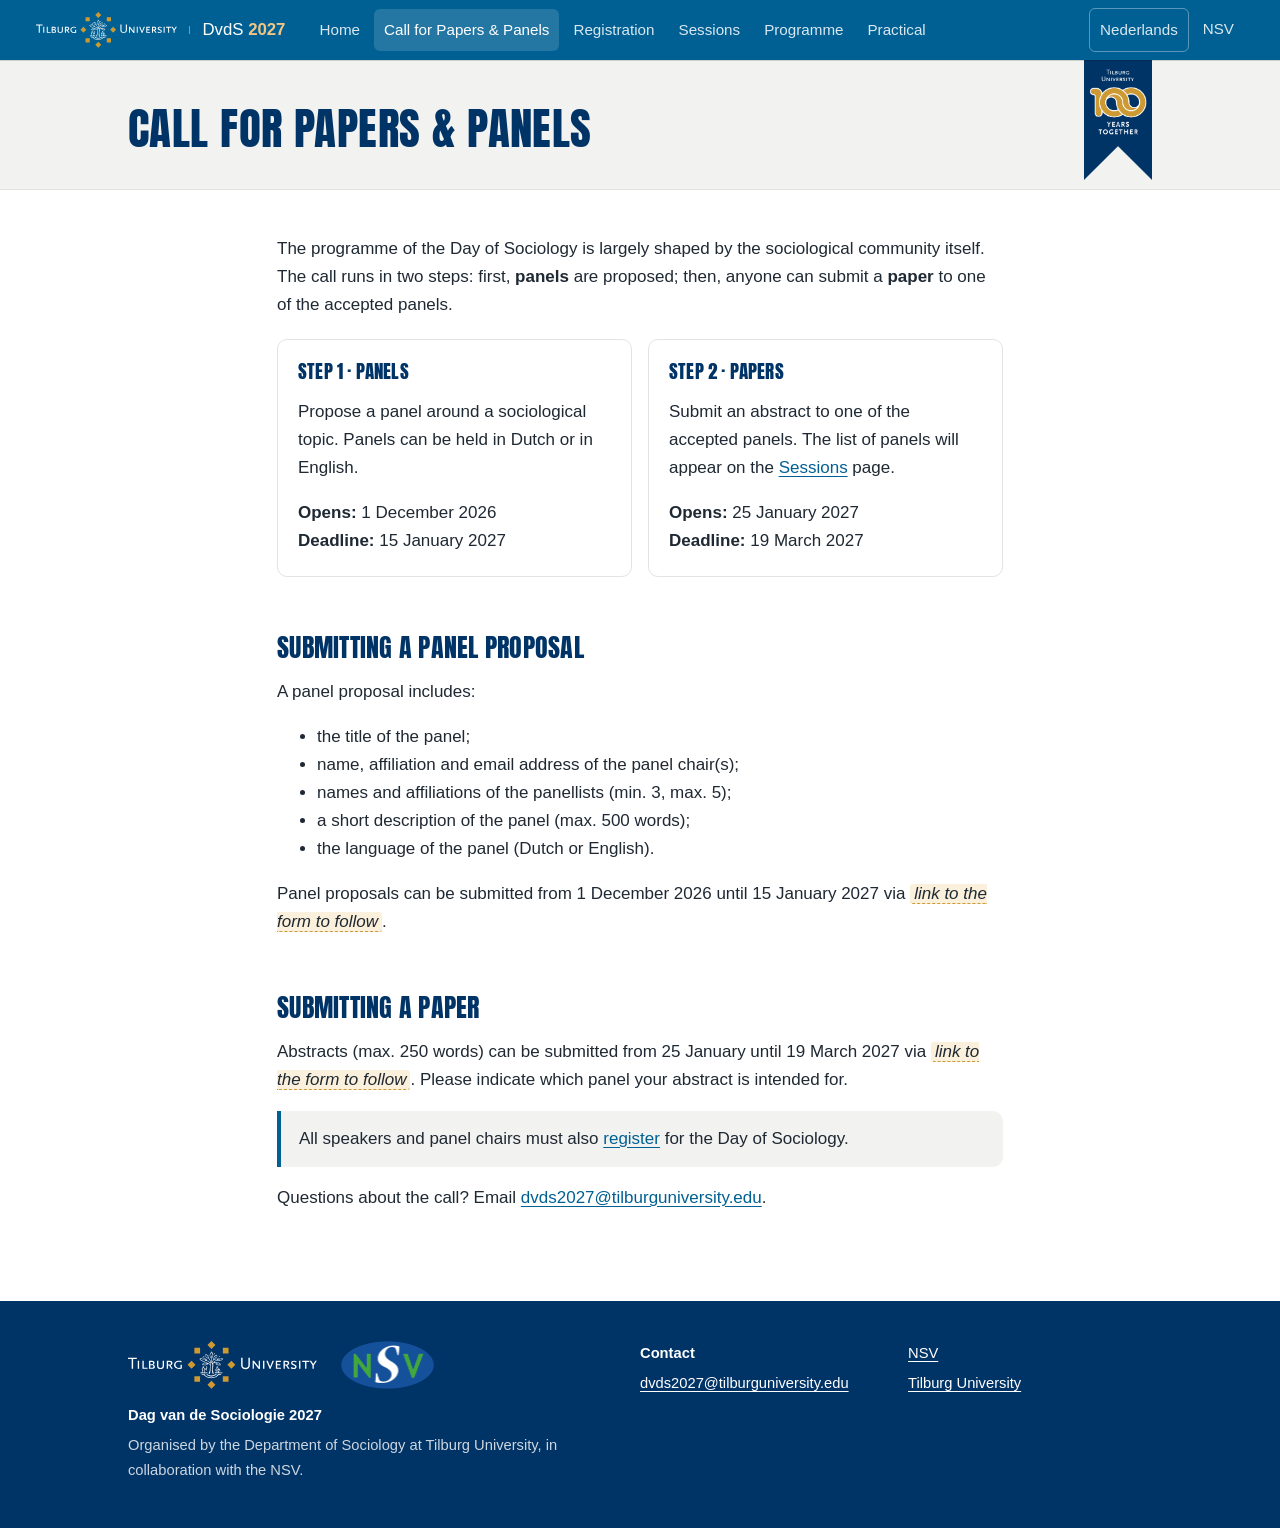
<file: en/call.html>
<!doctype html>
<html lang="en" data-page="call">
<head>
  <meta charset="utf-8">
  <meta name="viewport" content="width=device-width, initial-scale=1">
  <title>Call for Papers & Panels – Day of Sociology 2027</title>
  <meta name="description" content="Call for panels and papers for the Day of Sociology 2027 in Tilburg.">
  <link rel="alternate" hreflang="nl" href="https://dvds2027.nl/oproep.html">
  <link rel="icon" href="../assets/img/favicon.svg" type="image/svg+xml">
  <link rel="preconnect" href="https://fonts.googleapis.com">
  <link rel="preconnect" href="https://fonts.gstatic.com" crossorigin>
  <link href="https://fonts.googleapis.com/css2?family=Anton&display=swap" rel="stylesheet">
  <link rel="stylesheet" href="../assets/style.css">
  <script src="../assets/site.js" defer></script>
</head>
<body>
<header id="site-header"></header>

<main>
  <section class="page-head">
    <div class="wrap">
      <h1>Call for Papers &amp; Panels</h1>
    </div>
  </section>

  <div class="content">
    <div class="wrap prose">
      <p>The programme of the Day of Sociology is largely shaped by the sociological community itself. The call runs in two steps: first, <strong>panels</strong> are proposed; then, anyone can submit a <strong>paper</strong> to one of the accepted panels.</p>

      <div class="cards">
        <div class="card">
          <h3>Step 1 · Panels</h3>
          <p>Propose a panel around a sociological topic. Panels can be held in Dutch or in English.</p>
          <p><strong>Opens:</strong> 1 December 2026<br><strong>Deadline:</strong> 15 January 2027</p>
        </div>
        <div class="card">
          <h3>Step 2 · Papers</h3>
          <p>Submit an abstract to one of the accepted panels. The list of panels will appear on the <a href="sessions.html">Sessions</a> page.</p>
          <p><strong>Opens:</strong> 25 January 2027<br><strong>Deadline:</strong> 19 March 2027</p>
        </div>
      </div>

      <h2>Submitting a panel proposal</h2>
      <p>A panel proposal includes:</p>
      <ul>
        <li>the title of the panel;</li>
        <li>name, affiliation and email address of the panel chair(s);</li>
        <li>names and affiliations of the panellists (min. 3, max. 5);</li>
        <li>a short description of the panel (max. 500 words);</li>
        <li>the language of the panel (Dutch or English).</li>
      </ul>
      <p>Panel proposals can be submitted from 1 December 2026 until 15 January 2027 via <span class="tbd">link to the form to follow</span>.</p>

      <h2>Submitting a paper</h2>
      <p>Abstracts (max. 250 words) can be submitted from 25 January until 19 March 2027 via <span class="tbd">link to the form to follow</span>. Please indicate which panel your abstract is intended for.</p>

      <p class="note">All speakers and panel chairs must also <a href="registration.html">register</a> for the Day of Sociology.</p>

      <p>Questions about the call? Email <a data-contact-email></a>.</p>
    </div>
  </div>
</main>

<footer id="site-footer"></footer>
</body>
</html>
</file>
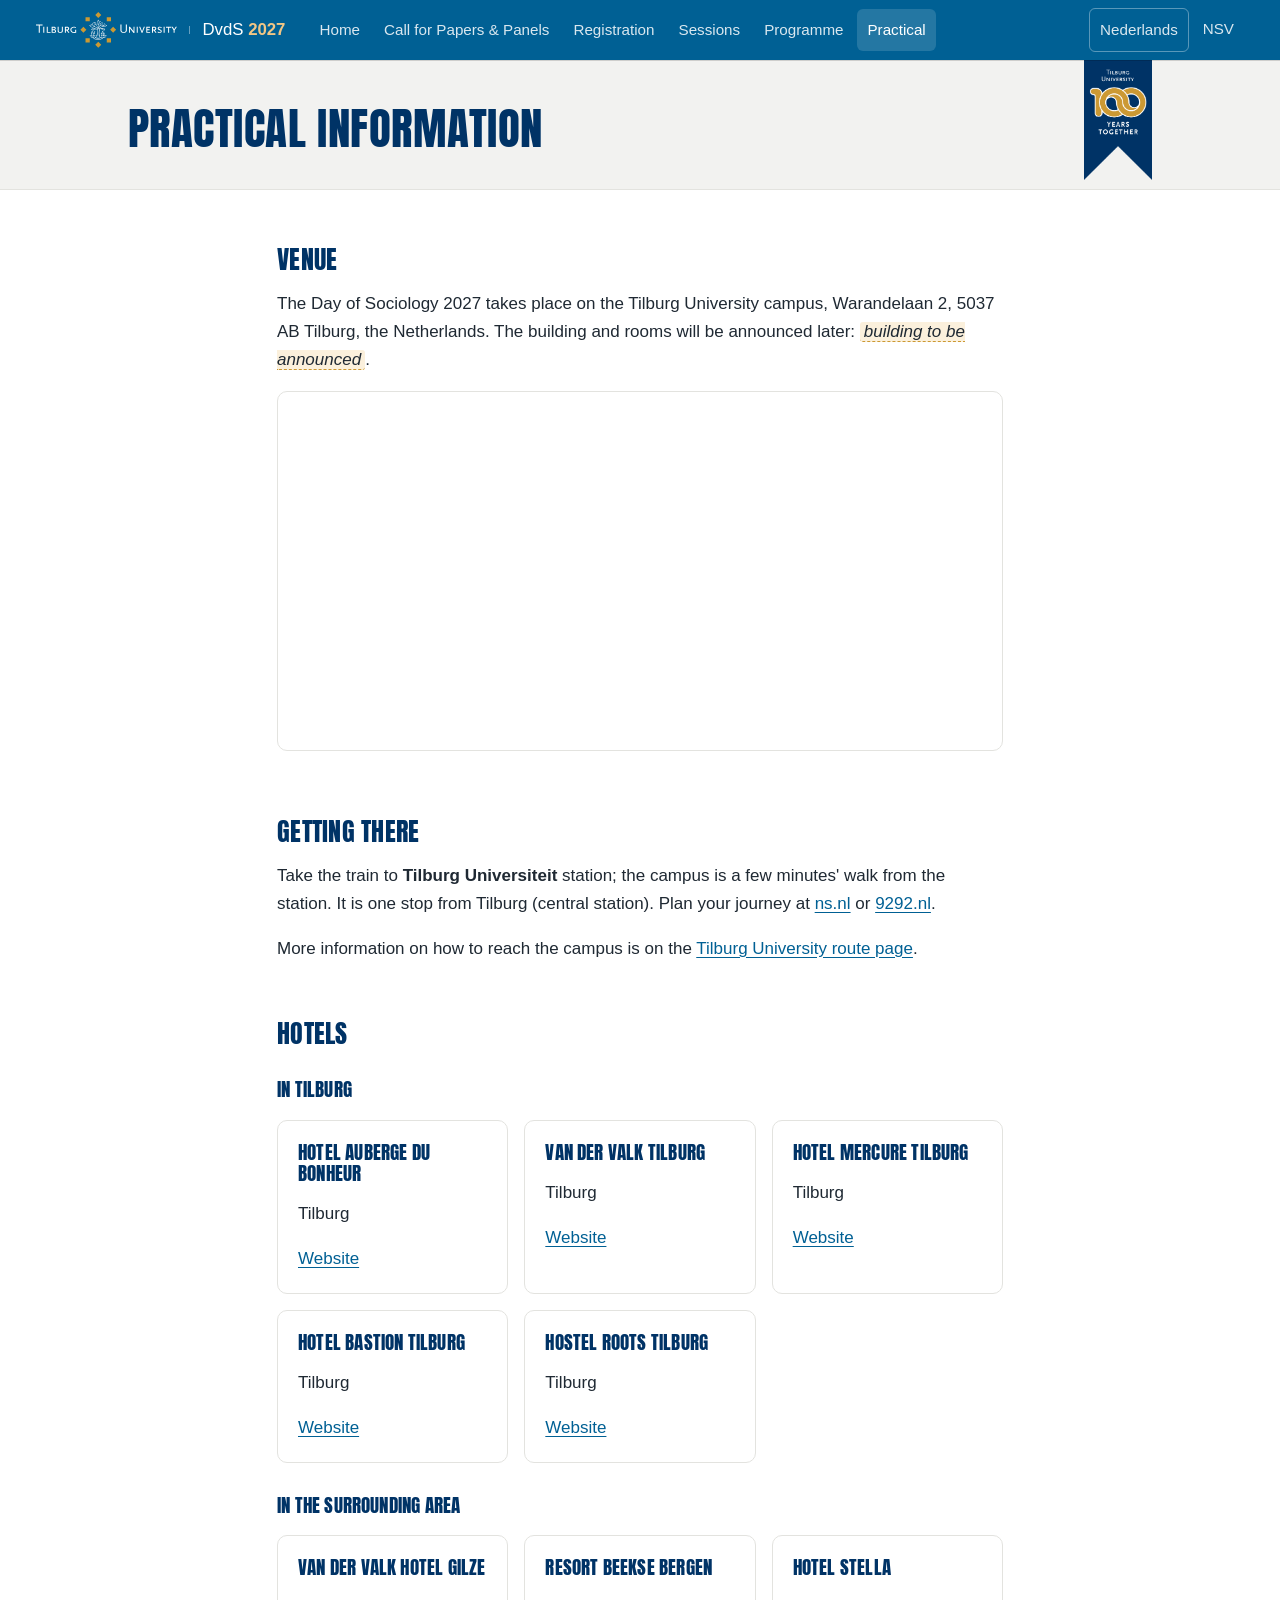
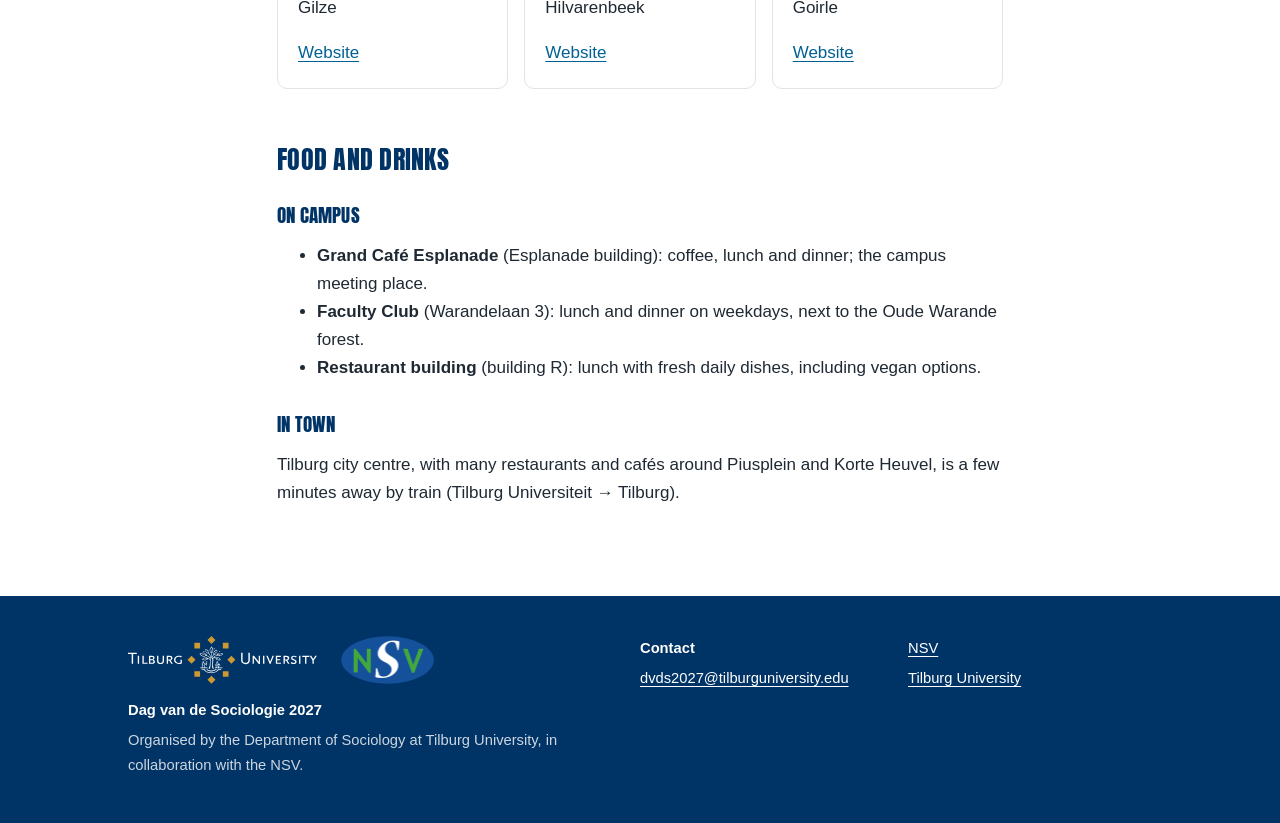
<file: en/practical.html>
<!doctype html>
<html lang="en" data-page="practical">
<head>
  <meta charset="utf-8">
  <meta name="viewport" content="width=device-width, initial-scale=1">
  <title>Practical – Day of Sociology 2027</title>
  <meta name="description" content="Route, venue and practical information for the Day of Sociology 2027 at Tilburg University.">
  <link rel="alternate" hreflang="nl" href="https://dvds2027.nl/praktisch.html">
  <link rel="icon" href="../assets/img/favicon.svg" type="image/svg+xml">
  <link rel="preconnect" href="https://fonts.googleapis.com">
  <link rel="preconnect" href="https://fonts.gstatic.com" crossorigin>
  <link href="https://fonts.googleapis.com/css2?family=Anton&display=swap" rel="stylesheet">
  <link rel="stylesheet" href="../assets/style.css">
  <script src="../assets/site.js" defer></script>
</head>
<body>
<header id="site-header"></header>

<main>
  <section class="page-head">
    <div class="wrap">
      <h1>Practical information</h1>
    </div>
  </section>

  <div class="content">
    <div class="wrap prose">
      <h2>Venue</h2>
      <p>The Day of Sociology 2027 takes place on the Tilburg University campus, Warandelaan 2, 5037 AB Tilburg, the Netherlands. The building and rooms will be announced later: <span class="tbd">building to be announced</span>.</p>
      <iframe class="map" title="Map of the Tilburg University campus"
        src="https://www.openstreetmap.org/export/embed.html?bbox=5.0300%2C51.5585%2C5.0540%2C51.5690&amp;layer=mapnik&amp;marker=51.5637%2C5.0420"
        loading="lazy"></iframe>

      <h2>Getting there</h2>
      <p>Take the train to <strong>Tilburg Universiteit</strong> station; the campus is a few minutes' walk from the station. It is one stop from Tilburg (central station). Plan your journey at <a href="https://www.ns.nl/en" target="_blank" rel="noopener">ns.nl</a> or <a href="https://9292.nl/en/" target="_blank" rel="noopener">9292.nl</a>.</p>
      <p>More information on how to reach the campus is on the <a href="https://www.tilburguniversity.edu/contact/route" target="_blank" rel="noopener">Tilburg University route page</a>.</p>

      <h2>Hotels</h2>
      <h3>In Tilburg</h3>
      <div class="cards">
        <div class="card">
          <h3>Hotel Auberge du Bonheur</h3>
          <p>Tilburg</p>
          <p><a href="https://aubergedubonheur.nl/" target="_blank" rel="noopener">Website</a></p>
        </div>
        <div class="card">
          <h3>Van der Valk Tilburg</h3>
          <p>Tilburg</p>
          <p><a href="https://www.hoteltilburg.nl/" target="_blank" rel="noopener">Website</a></p>
        </div>
        <div class="card">
          <h3>Hotel Mercure Tilburg</h3>
          <p>Tilburg</p>
          <p><a href="https://mercure-tilburg.nl/" target="_blank" rel="noopener">Website</a></p>
        </div>
        <div class="card">
          <h3>Hotel Bastion Tilburg</h3>
          <p>Tilburg</p>
          <p><a href="https://www.bastionhotels.com/en-gb/hotels/hotel-tilburg" target="_blank" rel="noopener">Website</a></p>
        </div>
        <div class="card">
          <h3>Hostel Roots Tilburg</h3>
          <p>Tilburg</p>
          <p><a href="https://www.hostelroots.nl/" target="_blank" rel="noopener">Website</a></p>
        </div>
      </div>
      <h3>In the surrounding area</h3>
      <div class="cards">
        <div class="card">
          <h3>Van der Valk Hotel Gilze</h3>
          <p>Gilze</p>
          <p><a href="https://www.hotelgilzetilburg.nl/" target="_blank" rel="noopener">Website</a></p>
        </div>
        <div class="card">
          <h3>Resort Beekse Bergen</h3>
          <p>Hilvarenbeek</p>
          <p><a href="https://www.beeksebergen.nl/overnachten/accommodaties/hotelkamers" target="_blank" rel="noopener">Website</a></p>
        </div>
        <div class="card">
          <h3>Hotel Stella</h3>
          <p>Goirle</p>
          <p><a href="https://www.stellasuites.nl/" target="_blank" rel="noopener">Website</a></p>
        </div>
      </div>

      <h2>Food and drinks</h2>
      <h3>On campus</h3>
      <ul>
        <li><strong>Grand Café Esplanade</strong> (Esplanade building): coffee, lunch and dinner; the campus meeting place.</li>
        <li><strong>Faculty Club</strong> (Warandelaan 3): lunch and dinner on weekdays, next to the Oude Warande forest.</li>
        <li><strong>Restaurant building</strong> (building R): lunch with fresh daily dishes, including vegan options.</li>
      </ul>
      <h3>In town</h3>
      <p>Tilburg city centre, with many restaurants and cafés around Piusplein and Korte Heuvel, is a few minutes away by train (Tilburg Universiteit → Tilburg).</p>
    </div>
  </div>
</main>

<footer id="site-footer"></footer>
</body>
</html>
</file>
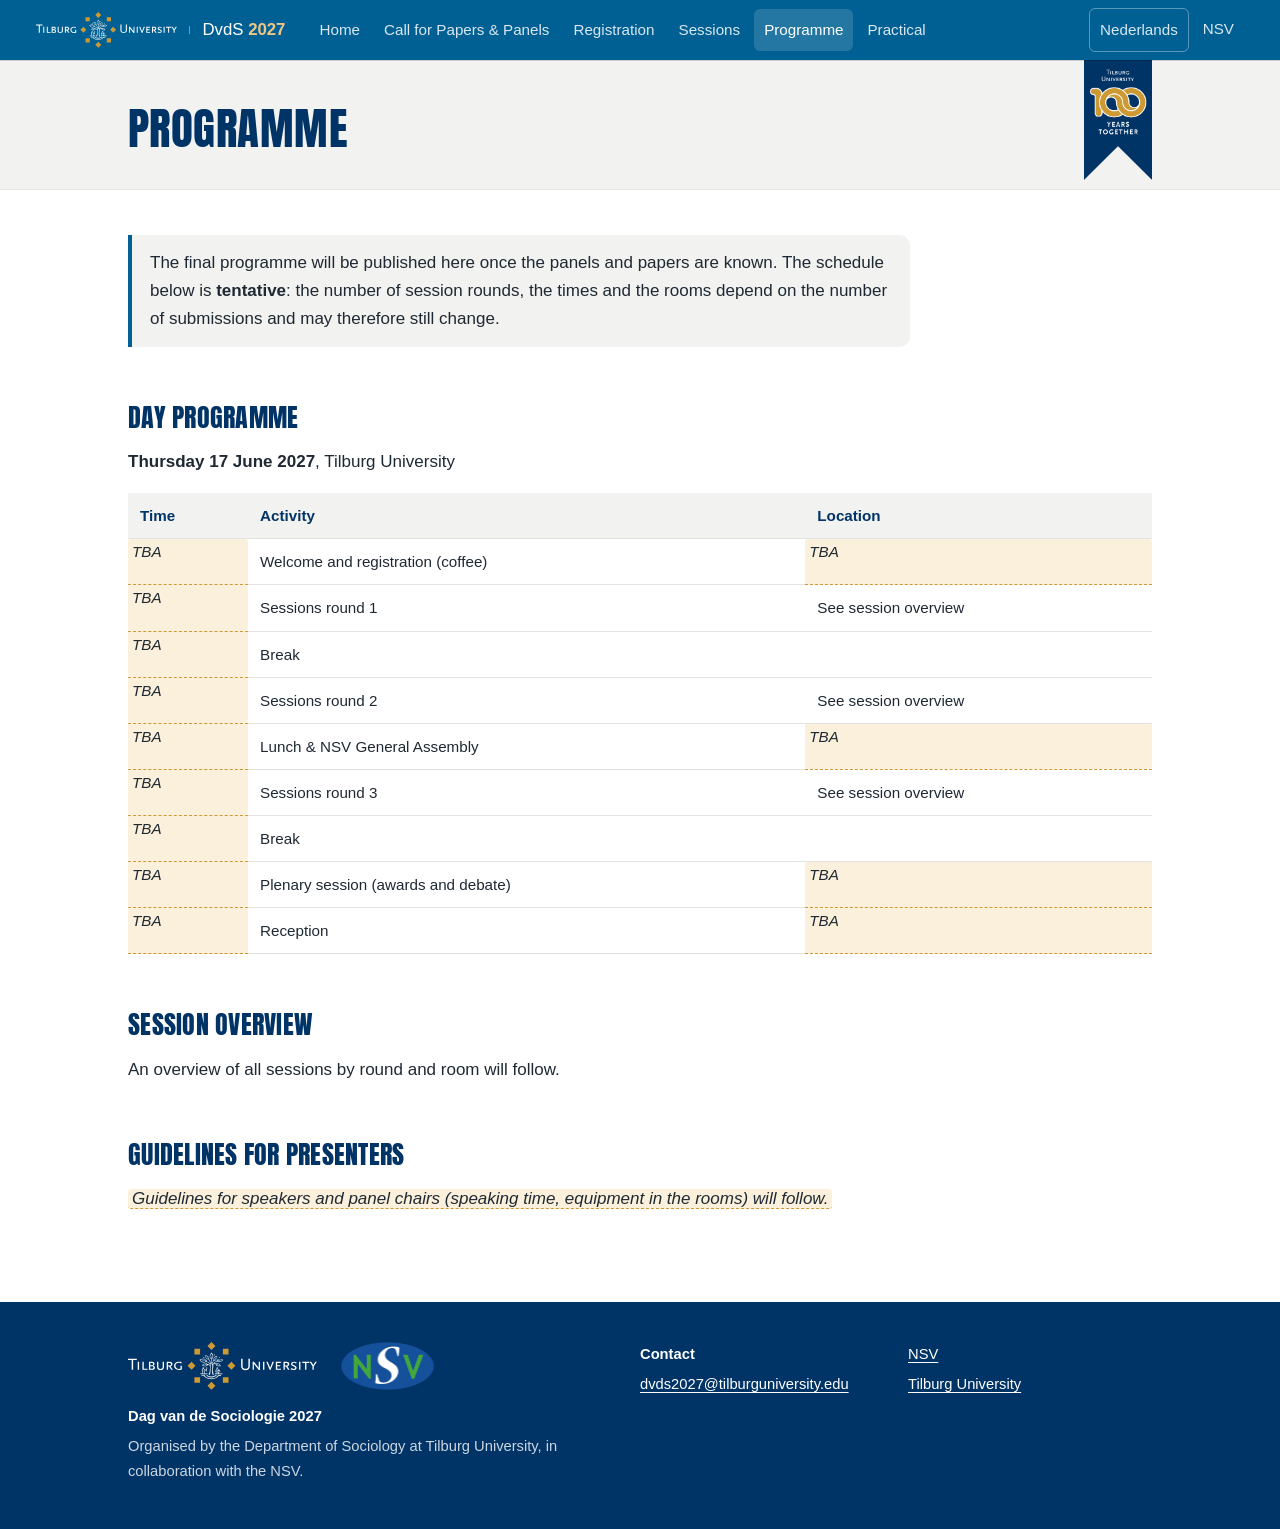
<file: en/programme.html>
<!doctype html>
<html lang="en" data-page="programme">
<head>
  <meta charset="utf-8">
  <meta name="viewport" content="width=device-width, initial-scale=1">
  <title>Programme – Day of Sociology 2027</title>
  <meta name="description" content="Day programme and session overview of the Day of Sociology 2027.">
  <link rel="alternate" hreflang="nl" href="https://dvds2027.nl/programma.html">
  <link rel="icon" href="../assets/img/favicon.svg" type="image/svg+xml">
  <link rel="preconnect" href="https://fonts.googleapis.com">
  <link rel="preconnect" href="https://fonts.gstatic.com" crossorigin>
  <link href="https://fonts.googleapis.com/css2?family=Anton&display=swap" rel="stylesheet">
  <link rel="stylesheet" href="../assets/style.css">
  <script src="../assets/site.js" defer></script>
</head>
<body>
<header id="site-header"></header>

<main>
  <section class="page-head">
    <div class="wrap">
      <h1>Programme</h1>
    </div>
  </section>

  <div class="content">
    <div class="wrap">
      <p class="note prose">The final programme will be published here once the panels and papers are known. The schedule below is <strong>tentative</strong>: the number of session rounds, the times and the rooms depend on the number of submissions and may therefore still change.</p>

      <h2>Day programme</h2>
      <p class="prose"><strong>Thursday 17 June 2027</strong>, Tilburg University</p>
      <div class="table-wrap">
        <table>
          <thead><tr><th>Time</th><th>Activity</th><th>Location</th></tr></thead>
          <tbody>
            <tr><td class="tbd">TBA</td><td>Welcome and registration (coffee)</td><td class="tbd">TBA</td></tr>
            <tr><td class="tbd">TBA</td><td>Sessions round 1</td><td>See session overview</td></tr>
            <tr><td class="tbd">TBA</td><td>Break</td><td></td></tr>
            <tr><td class="tbd">TBA</td><td>Sessions round 2</td><td>See session overview</td></tr>
            <tr><td class="tbd">TBA</td><td>Lunch &amp; NSV General Assembly</td><td class="tbd">TBA</td></tr>
            <tr><td class="tbd">TBA</td><td>Sessions round 3</td><td>See session overview</td></tr>
            <tr><td class="tbd">TBA</td><td>Break</td><td></td></tr>
            <tr><td class="tbd">TBA</td><td>Plenary session (awards and debate)</td><td class="tbd">TBA</td></tr>
            <tr><td class="tbd">TBA</td><td>Reception</td><td class="tbd">TBA</td></tr>
          </tbody>
        </table>
      </div>

      <h2>Session overview</h2>
      <p class="prose">An overview of all sessions by round and room will follow.</p>

      <h2>Guidelines for presenters</h2>
      <p class="prose"><span class="tbd">Guidelines for speakers and panel chairs (speaking time, equipment in the rooms) will follow.</span></p>
    </div>
  </div>
</main>

<footer id="site-footer"></footer>
</body>
</html>
</file>
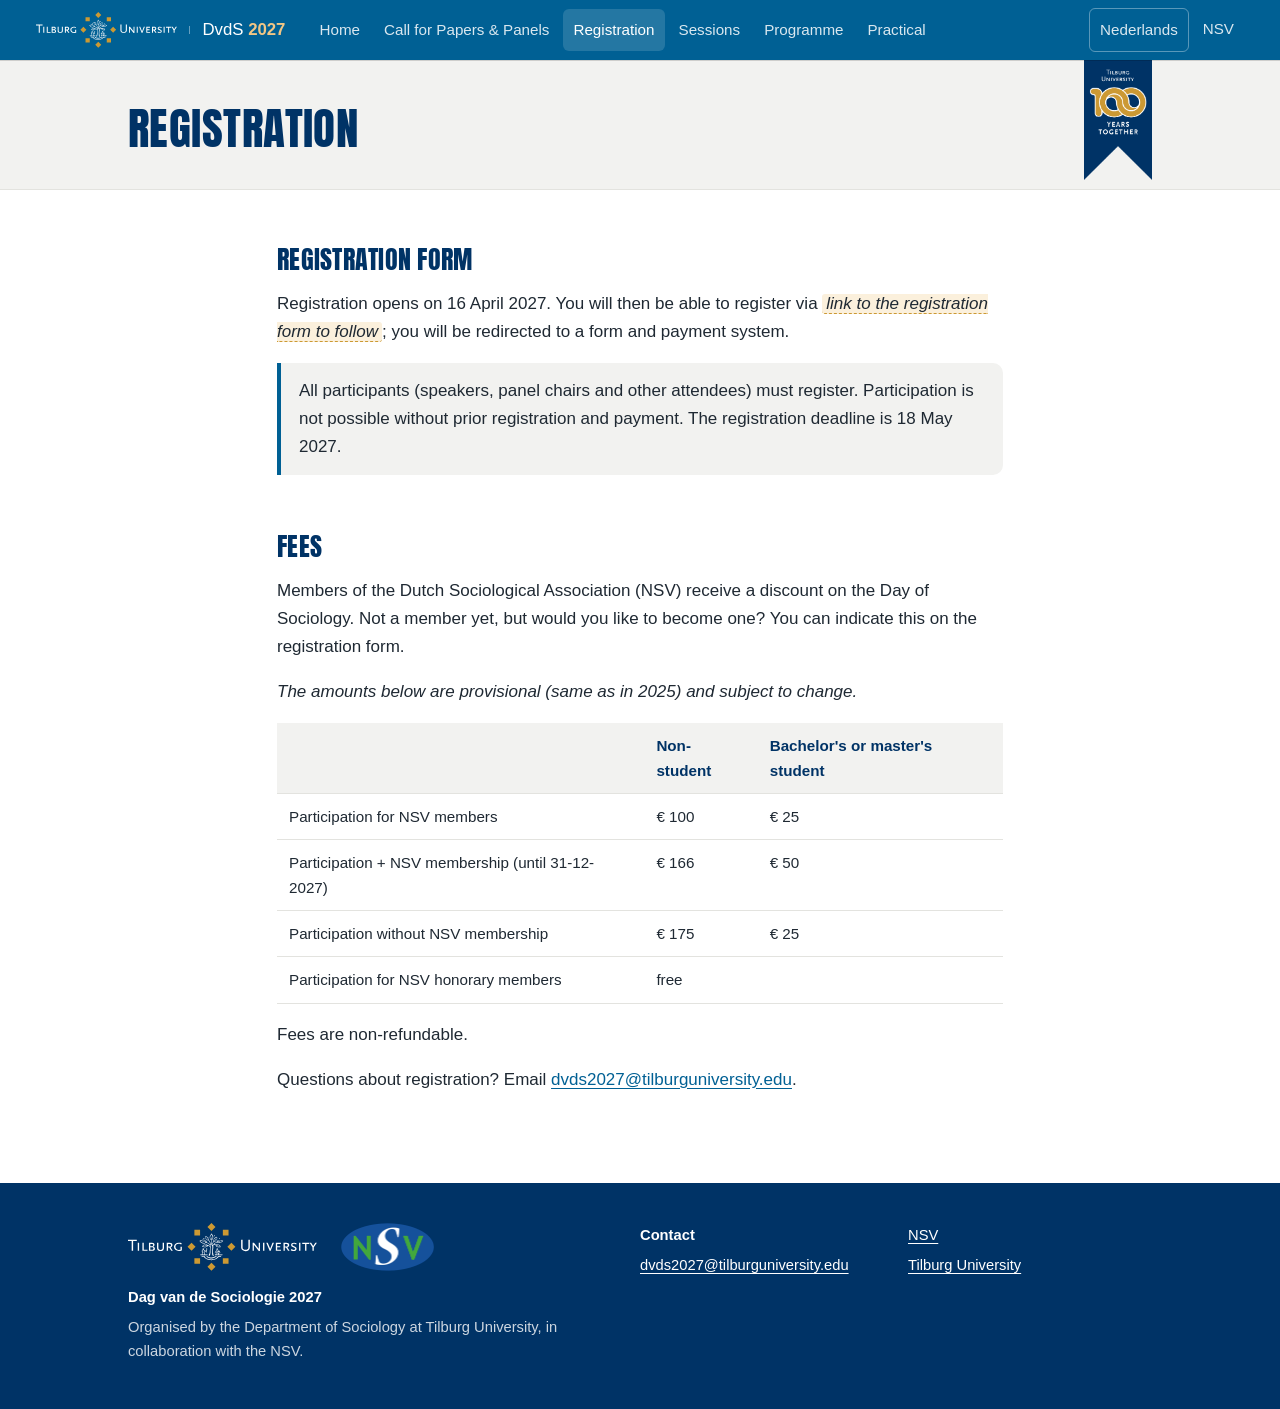
<file: en/registration.html>
<!doctype html>
<html lang="en" data-page="registration">
<head>
  <meta charset="utf-8">
  <meta name="viewport" content="width=device-width, initial-scale=1">
  <title>Registration – Day of Sociology 2027</title>
  <meta name="description" content="Registration and fees for the Day of Sociology 2027 in Tilburg.">
  <link rel="alternate" hreflang="nl" href="https://dvds2027.nl/registratie.html">
  <link rel="icon" href="../assets/img/favicon.svg" type="image/svg+xml">
  <link rel="preconnect" href="https://fonts.googleapis.com">
  <link rel="preconnect" href="https://fonts.gstatic.com" crossorigin>
  <link href="https://fonts.googleapis.com/css2?family=Anton&display=swap" rel="stylesheet">
  <link rel="stylesheet" href="../assets/style.css">
  <script src="../assets/site.js" defer></script>
</head>
<body>
<header id="site-header"></header>

<main>
  <section class="page-head">
    <div class="wrap">
      <h1>Registration</h1>
    </div>
  </section>

  <div class="content">
    <div class="wrap prose">
      <h2>Registration form</h2>
      <p>Registration opens on 16 April 2027. You will then be able to register via <span class="tbd">link to the registration form to follow</span>; you will be redirected to a form and payment system.</p>
      <p class="note">All participants (speakers, panel chairs and other attendees) must register. Participation is not possible without prior registration and payment. The registration deadline is 18 May 2027.</p>

      <h2>Fees</h2>
      <p>Members of the Dutch Sociological Association (NSV) receive a discount on the Day of Sociology. Not a member yet, but would you like to become one? You can indicate this on the registration form.</p>
      <!-- PROVISIONAL: 2025 amounts, to be confirmed with the NSV -->
      <p><em>The amounts below are provisional (same as in 2025) and subject to change.</em></p>
      <div class="table-wrap">
        <table>
          <thead>
            <tr><th></th><th>Non-student</th><th>Bachelor's or master's student</th></tr>
          </thead>
          <tbody>
            <tr><td>Participation for NSV members</td><td>€ 100</td><td>€ 25</td></tr>
            <tr><td>Participation + NSV membership (until 31-12-2027)</td><td>€ 166</td><td>€ 50</td></tr>
            <tr><td>Participation without NSV membership</td><td>€ 175</td><td>€ 25</td></tr>
            <tr><td>Participation for NSV honorary members</td><td>free</td><td></td></tr>
          </tbody>
        </table>
      </div>
      <p>Fees are non-refundable.</p>

      <p>Questions about registration? Email <a data-contact-email></a>.</p>
    </div>
  </div>
</main>

<footer id="site-footer"></footer>
</body>
</html>
</file>
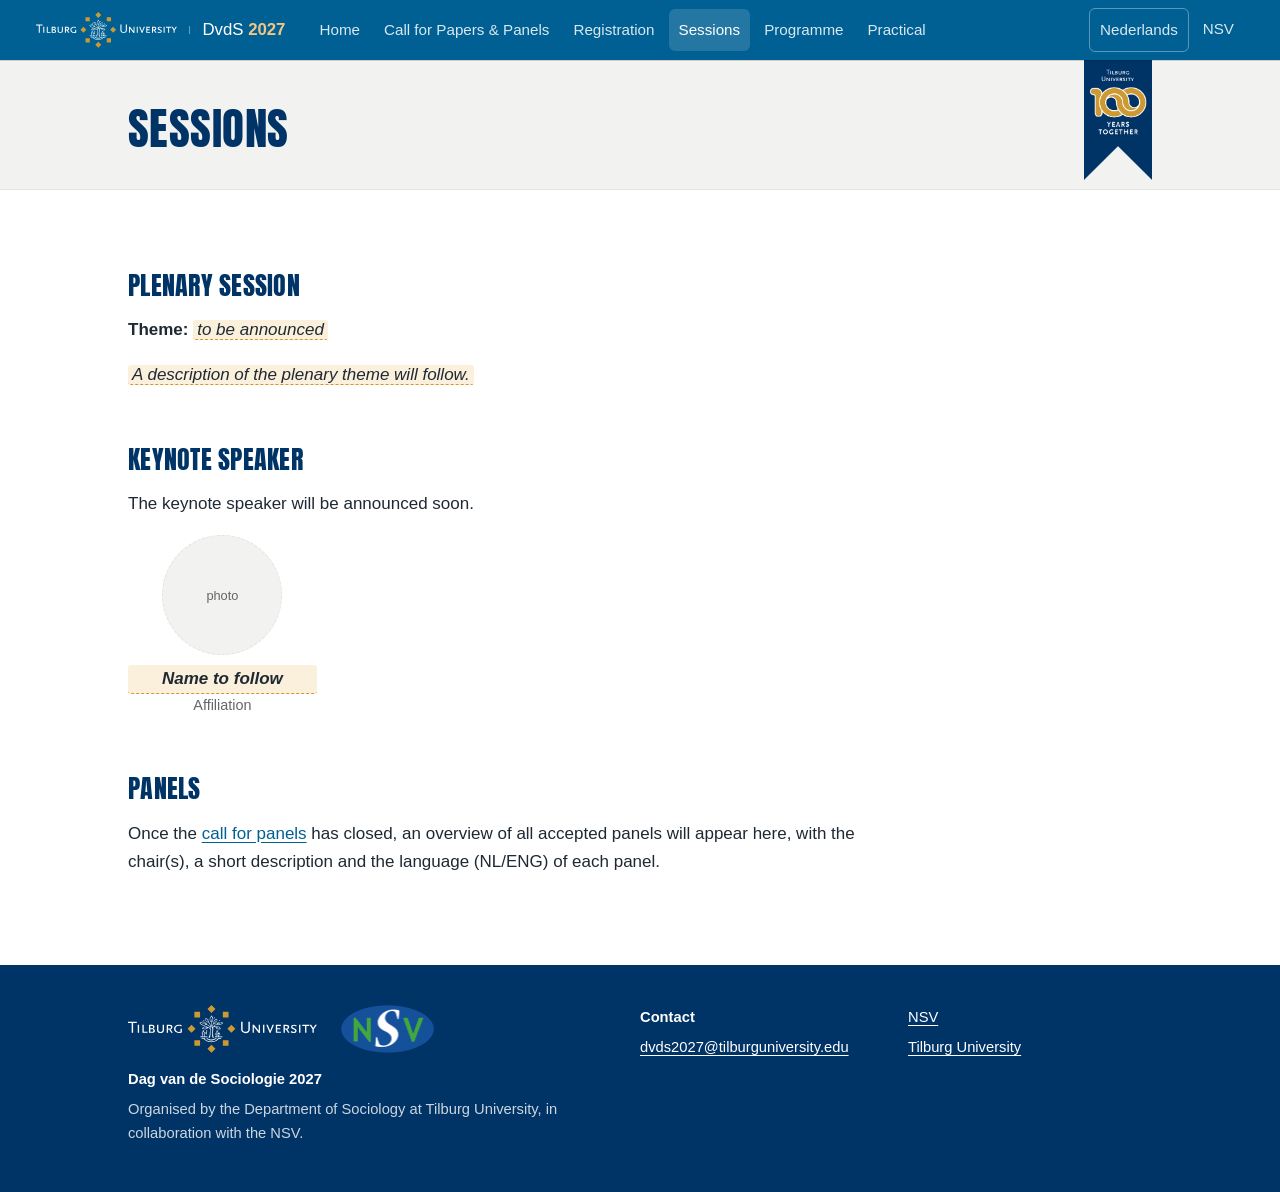
<file: en/sessions.html>
<!doctype html>
<html lang="en" data-page="sessions">
<head>
  <meta charset="utf-8">
  <meta name="viewport" content="width=device-width, initial-scale=1">
  <title>Sessions – Day of Sociology 2027</title>
  <meta name="description" content="Plenary session, keynotes and panels of the Day of Sociology 2027.">
  <link rel="alternate" hreflang="nl" href="https://dvds2027.nl/sessies.html">
  <link rel="icon" href="../assets/img/favicon.svg" type="image/svg+xml">
  <link rel="preconnect" href="https://fonts.googleapis.com">
  <link rel="preconnect" href="https://fonts.gstatic.com" crossorigin>
  <link href="https://fonts.googleapis.com/css2?family=Anton&display=swap" rel="stylesheet">
  <link rel="stylesheet" href="../assets/style.css">
  <script src="../assets/site.js" defer></script>
</head>
<body>
<header id="site-header"></header>

<main>
  <section class="page-head">
    <div class="wrap">
      <h1>Sessions</h1>
    </div>
  </section>

  <div class="content">
    <div class="wrap">
      <div class="prose">
        <h2>Plenary session</h2>
        <p><strong>Theme:</strong> <span class="tbd">to be announced</span></p>
        <p><span class="tbd">A description of the plenary theme will follow.</span></p>

        <h2>Keynote speaker</h2>
        <p>The keynote speaker will be announced soon.</p>
      </div>

      <!-- Replace the placeholders below with photo (assets/img/...), name and position. -->
      <div class="people">
        <div class="person">
          <div class="avatar">photo</div>
          <p class="name tbd">Name to follow</p>
          <p class="role">Affiliation</p>
        </div>
      </div>

      <div class="prose">
        <h2>Panels</h2>
        <p>Once the <a href="call.html">call for panels</a> has closed, an overview of all accepted panels will appear here, with the chair(s), a short description and the language (NL/ENG) of each panel.</p>
      </div>
    </div>
  </div>
</main>

<footer id="site-footer"></footer>
</body>
</html>
</file>
<file: assets/style.css>
/* Dag van de Sociologie 2027 – stylesheet */

/* Tilburg University palette (as used on tilburguniversity.edu) */
:root {
  --navy: #003366;         /* TiU dark blue – headings, footer */
  --blue: #006094;         /* TiU blue – header, hero, links */
  --navy-2: #006094;
  --accent: #cc9933;       /* TiU gold (logo) */
  --accent-dark: #946110;  /* TiU dark gold – link hover */
  --sand: #f1c685;         /* TiU sand – buttons on blue */
  --accent-soft: #fbf0dc;
  --ink: #1f2933;
  --muted: #666666;
  --line: #e3e3df;
  --bg: #ffffff;
  --bg-soft: #f2f2f0;      /* TiU light grey */
  --radius: 10px;
  --wrap: 1080px;
  --font-body: "Helvetica Neue", Helvetica, Arial, sans-serif;
  --font-head: "Anton", Impact, "Helvetica Neue", Arial, sans-serif;
}

* { box-sizing: border-box; }

html { scroll-behavior: smooth; }

body {
  margin: 0;
  font-family: var(--font-body);
  font-size: 17px;
  line-height: 1.65;
  color: var(--ink);
  background: var(--bg);
  display: flex;
  flex-direction: column;
  min-height: 100vh;
}

main { flex: 1; }

.wrap { max-width: var(--wrap); margin: 0 auto; padding: 0 16px; }
@media (min-width: 700px) { .wrap { padding: 0 28px; } }

a { color: var(--navy-2); text-underline-offset: 3px; }
a:hover { color: var(--accent-dark); }

h1, h2, h3 { font-family: var(--font-head); font-weight: 400; color: var(--navy); line-height: 1.1; letter-spacing: .01em; text-transform: uppercase; }
h1 { font-size: clamp(2rem, 4vw, 2.8rem); margin: 0 0 .4em; }
h2 { font-size: 1.6rem; margin: 2.2em 0 .6em; }
h3 { font-size: 1.2rem; margin: 1.6em 0 .4em; }

/* ---------- Header / nav ---------- */
#site-header {
  position: sticky; top: 0; z-index: 10;
  background: var(--blue);
  color: #fff;
  box-shadow: 0 1px 0 rgba(0,0,0,.15);
}
#site-header .bar {
  max-width: 1240px; margin: 0 auto; padding: 0 16px;
  display: flex; align-items: center; gap: 24px; min-height: 60px;
}
.brand { display: flex; align-items: center; gap: 10px; color: #fff; text-decoration: none; font-size: 1.05rem; white-space: nowrap; }
.brand:hover { color: #fff; }
.brand strong { color: var(--sand); }

#site-nav { display: flex; flex: 1; justify-content: space-between; align-items: center; }
#site-nav ul { list-style: none; margin: 0; padding: 0; display: flex; gap: 4px; }
#site-nav a {
  display: block; padding: 8px 10px; border-radius: 6px;
  color: rgba(255,255,255,.85); text-decoration: none; font-size: .95rem; white-space: nowrap;
}
#site-nav a:hover { color: #fff; background: rgba(255,255,255,.08); }
#site-nav a[aria-current="page"] { color: #fff; background: rgba(255,255,255,.14); }
#site-nav a.lang { border: 1px solid rgba(255,255,255,.35); }

.nav-toggle {
  display: none; margin-left: auto;
  background: transparent; color: #fff; border: 1px solid rgba(255,255,255,.4);
  border-radius: 6px; padding: 6px 12px; font: inherit; font-size: .9rem; cursor: pointer;
}

@media (max-width: 1199px) {
  .nav-toggle { display: block; }
  #site-header .bar { flex-wrap: wrap; gap: 0; }
  #site-nav { display: none; flex-basis: 100%; flex-direction: column; align-items: stretch; padding: 8px 0 14px; }
  #site-header.open #site-nav { display: flex; }
  #site-nav ul { flex-direction: column; }
  #site-nav .nav-side { flex-direction: row; flex-wrap: wrap; margin-top: 8px; border-top: 1px solid rgba(255,255,255,.15); padding-top: 8px; }
}

/* ---------- Hero ---------- */
.hero {
  /* Campus photo with a TiU-blue overlay so the title stays readable */
  background:
    linear-gradient(180deg, rgba(0,51,102,.12) 0%, rgba(0,51,102,.3) 55%, rgba(0,51,102,.55) 100%),
    url("img/hero.jpg") center 60% / cover no-repeat,
    var(--blue);
  color: #fff;
  padding: 120px 0 104px;
  min-height: min(78vh, 680px);
  display: flex; flex-direction: column; justify-content: center;
  text-align: center;
}
.hero h1 {
  color: #fff;
  font-size: clamp(2.6rem, 8vw, 5.6rem);
  font-weight: 400;
  letter-spacing: .01em;
  line-height: 1.02;
  margin: 0 auto .5em;
  max-width: 11em;
}
.hero h1 .year { display: block; color: var(--sand); font-size: 1.3em; margin-top: .06em; }
.hero-meta {
  display: flex; flex-wrap: wrap; justify-content: center; gap: 6px 0;
  margin: 0 0 36px; padding: 0; list-style: none; font-size: 1.15rem; color: #fff;
}
.hero-meta li + li::before { content: ""; display: inline-block; width: 1px; height: 1em; background: rgba(255,255,255,.5); margin: 0 18px; vertical-align: -2px; }
.hero .btn-row { justify-content: center; }

.page-head { background: var(--bg-soft); border-bottom: 1px solid var(--line); padding: 44px 0 36px; }
.page-head h1 { margin: 0; }
.page-head p { color: var(--muted); margin: .3em 0 0; }

/* ---------- Content ---------- */
.content { padding: 24px 0 72px; }
.content > .wrap > :first-child { margin-top: 1.2em; }
.prose { max-width: 46em; }

.btn {
  display: inline-block; padding: 11px 22px; border-radius: 999px;
  background: var(--sand); color: var(--navy); font-weight: 600; text-decoration: none;
  border: 2px solid var(--sand);
}
.btn:hover { background: transparent; color: var(--sand); }
.content .btn { background: var(--navy); border-color: var(--navy); color: #fff; }
.content .btn:hover { background: transparent; color: var(--navy); }
.btn.ghost { background: transparent; color: #fff; border-color: rgba(255,255,255,.5); }
.btn.ghost:hover { border-color: #fff; color: #fff; }
.content .btn.ghost { color: var(--navy); border-color: var(--navy); }
.btn-row { display: flex; flex-wrap: wrap; gap: 12px; }

.cards { display: grid; gap: 16px; grid-template-columns: repeat(auto-fit, minmax(220px, 1fr)); margin: 1.2em 0; }
.card { border: 1px solid var(--line); border-radius: var(--radius); padding: 20px; background: #fff; }
.card h3 { margin-top: 0; }
.card p:last-child { margin-bottom: 0; }

/* Key dates as calendar sheets */
.calendar {
  list-style: none; padding: 0; margin: 1.4em 0 0;
  display: grid; gap: 22px 18px; grid-template-columns: repeat(auto-fill, minmax(165px, 1fr));
}
.cal {
  position: relative; display: flex; flex-direction: column; align-items: center; text-align: center;
  background: #fff; border: 1px solid var(--line); border-radius: 10px; overflow: hidden;
  box-shadow: 0 1px 0 var(--line), 0 6px 0 -3px #fff, 0 6px 0 -2px var(--line);  /* hint of a second sheet underneath */
}
/* two binder rings on the top edge */
.cal::before, .cal::after {
  content: ""; position: absolute; top: 7px; width: 8px; height: 8px; border-radius: 50%;
  background: #fff; box-shadow: inset 0 1px 2px rgba(0,0,0,.35);
}
.cal::before { left: 26%; }
.cal::after  { right: 26%; }
.cal-label {
  align-self: stretch; background: var(--blue); color: #fff;
  padding: 22px 12px 10px; min-height: 6.3em;  /* room for 3 lines, so all dates line up */
  display: flex; align-items: center; justify-content: center;
  font-size: .9rem; font-weight: 700; line-height: 1.3;
}
.cal-day, .cal-month, .cal-year {
  font-family: var(--font-head); color: var(--navy); text-transform: uppercase;
  font-size: 2.1rem; line-height: 1.05; letter-spacing: .02em;
}
.cal-day { margin-top: 16px; }
.cal-year { margin-bottom: 18px; }
.cal-main .cal-label { background: var(--accent); color: var(--navy); }
.cal-main { border-color: var(--accent); }
/* placeholders inside the cards stay unstyled (class "tbd" only marks them for searching) */
.cal .tbd { background: none; border: 0; padding: 0; font-style: normal; }
.cal .cal-day.tbd { color: #c4c8cc; }

/* Tables */
.table-wrap { overflow-x: auto; margin: 1em 0; }
table { border-collapse: collapse; width: 100%; font-size: .95rem; }
th, td { text-align: left; padding: 10px 12px; border-bottom: 1px solid var(--line); vertical-align: top; }
th { background: var(--bg-soft); color: var(--navy); font-weight: 600; }

.note { background: var(--bg-soft); border-left: 4px solid var(--navy-2); padding: 14px 18px; border-radius: 0 var(--radius) var(--radius) 0; }

/* People (keynotes / committee) */
.people { display: grid; gap: 20px; grid-template-columns: repeat(auto-fill, minmax(160px, 1fr)); margin: 1em 0; }
.person { text-align: center; }
.person .avatar {
  width: 120px; height: 120px; border-radius: 50%; margin: 0 auto 10px;
  background: var(--bg-soft); border: 1px dashed var(--line); object-fit: cover;
  display: flex; align-items: center; justify-content: center; color: var(--muted); font-size: .8rem;
}
.person .name { font-weight: 600; margin: 0; }
.person .role { color: var(--muted); font-size: .9rem; margin: 0; }

.map { width: 100%; height: 360px; border: 1px solid var(--line); border-radius: var(--radius); }

/* Placeholder text still to be filled in – search the source for class="tbd" */
.tbd {
  background: var(--accent-soft);
  border-bottom: 1px dashed var(--accent);
  padding: 0 4px; border-radius: 3px;
  font-style: italic;
}
.hero .tbd { background: rgba(255,255,255,.12); color: #fff; }

/* ---------- Footer ---------- */
#site-footer { background: var(--navy); color: rgba(255,255,255,.8); padding: 40px 0; font-size: .92rem; }
#site-footer a { color: #fff; }
#site-footer a:hover { color: var(--sand); }
.footer-grid { display: grid; gap: 24px; grid-template-columns: 2fr 1fr 1fr; }
.footer-title { color: #fff; font-weight: 600; margin: 0 0 6px; }
.footer-grid p { margin: 0 0 6px; }
.footer-logos { display: flex; flex-direction: column; gap: 6px; }
@media (max-width: 700px) { .footer-grid { grid-template-columns: 1fr; } }

/* ---------- Tilburg University logo ---------- */
.brand .tiu-logo { height: 36px; width: auto; display: block; }
.brand .divider { width: 1px; align-self: stretch; margin: 14px 2px; background: rgba(255,255,255,.4); }
#site-footer .tiu-logo { height: 48px; width: auto; display: block; }
@media (max-width: 420px) { .brand .tiu-logo { height: 30px; } }

/* ---------- Committee ---------- */
.person .initials {
  width: 96px; height: 96px; border-radius: 50%; margin: 0 auto 10px;
  display: flex; align-items: center; justify-content: center;
  background: var(--blue); color: #fff; font-family: var(--font-head); font-size: 1.6rem;
}
.person .photo {
  width: 96px; height: 96px; border-radius: 50%; margin: 0 auto 10px;
  display: block; object-fit: cover; background: var(--bg-soft);
}
.hero h1, .hero-meta { text-shadow: 0 2px 20px rgba(0,30,60,.65), 0 1px 3px rgba(0,30,60,.4); }
@media (max-width: 600px) {
  .hero-meta { flex-direction: column; align-items: center; }
  .hero-meta li + li::before { display: none; }
  .hero { padding: 80px 0 72px; }
}

/* ---------- Tilburg University 100-years pennant ---------- */
.hero, .page-head { position: relative; }
.lustrum { position: absolute; top: 0; height: auto; display: block; }
.hero .lustrum { right: 4%; width: clamp(58px, 11vw, 150px); }
.page-head .lustrum { right: max(16px, calc((100% - var(--wrap)) / 2 + 28px)); width: 68px; }
.page-head h1 { padding-right: 84px; }
/* on small screens the title starts below the pennant */
@media (max-width: 700px) { .hero { padding-top: 144px; } }

/* Footer: Tilburg University and NSV logos side by side */
.footer-brands { display: flex; align-items: center; flex-wrap: wrap; gap: 14px 24px; margin-bottom: 14px; }
.footer-brands a { display: block; line-height: 0; }
#site-footer .nsv-logo { height: 48px; width: auto; display: block; }
</file>
